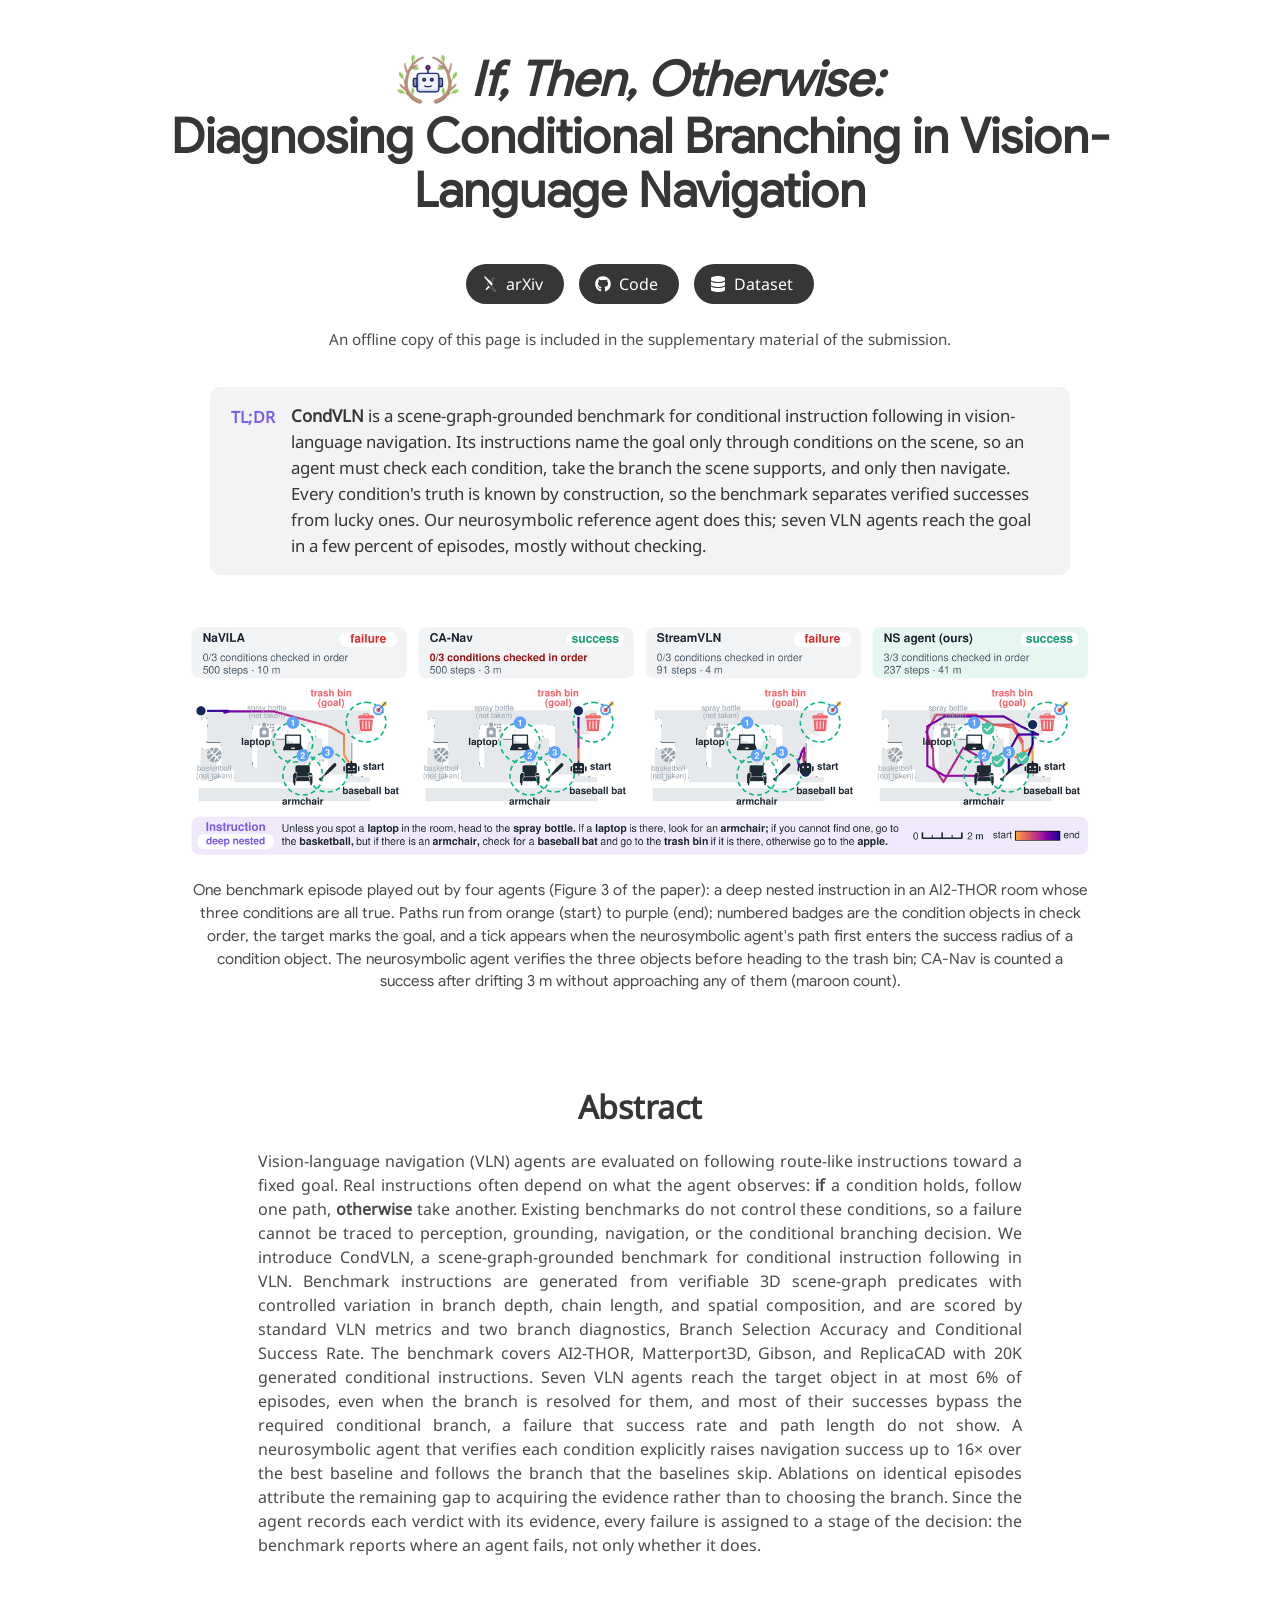
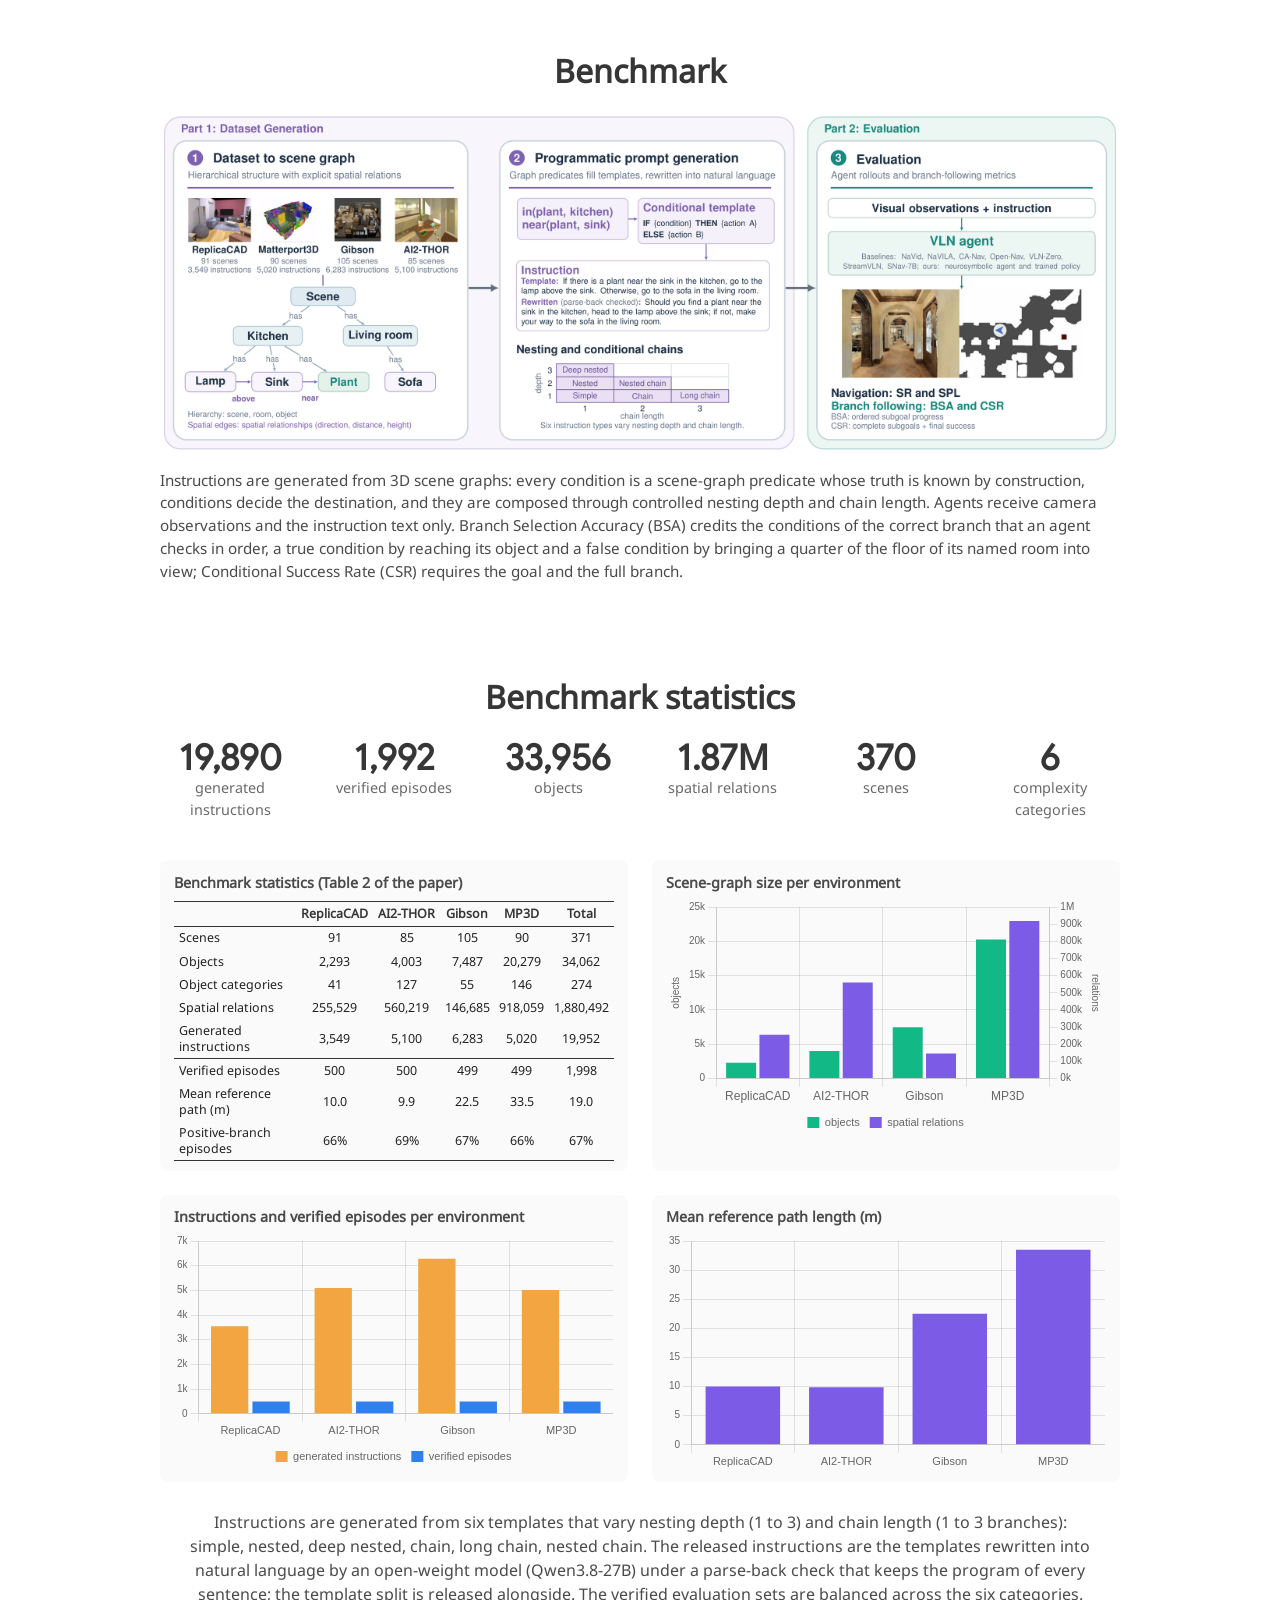
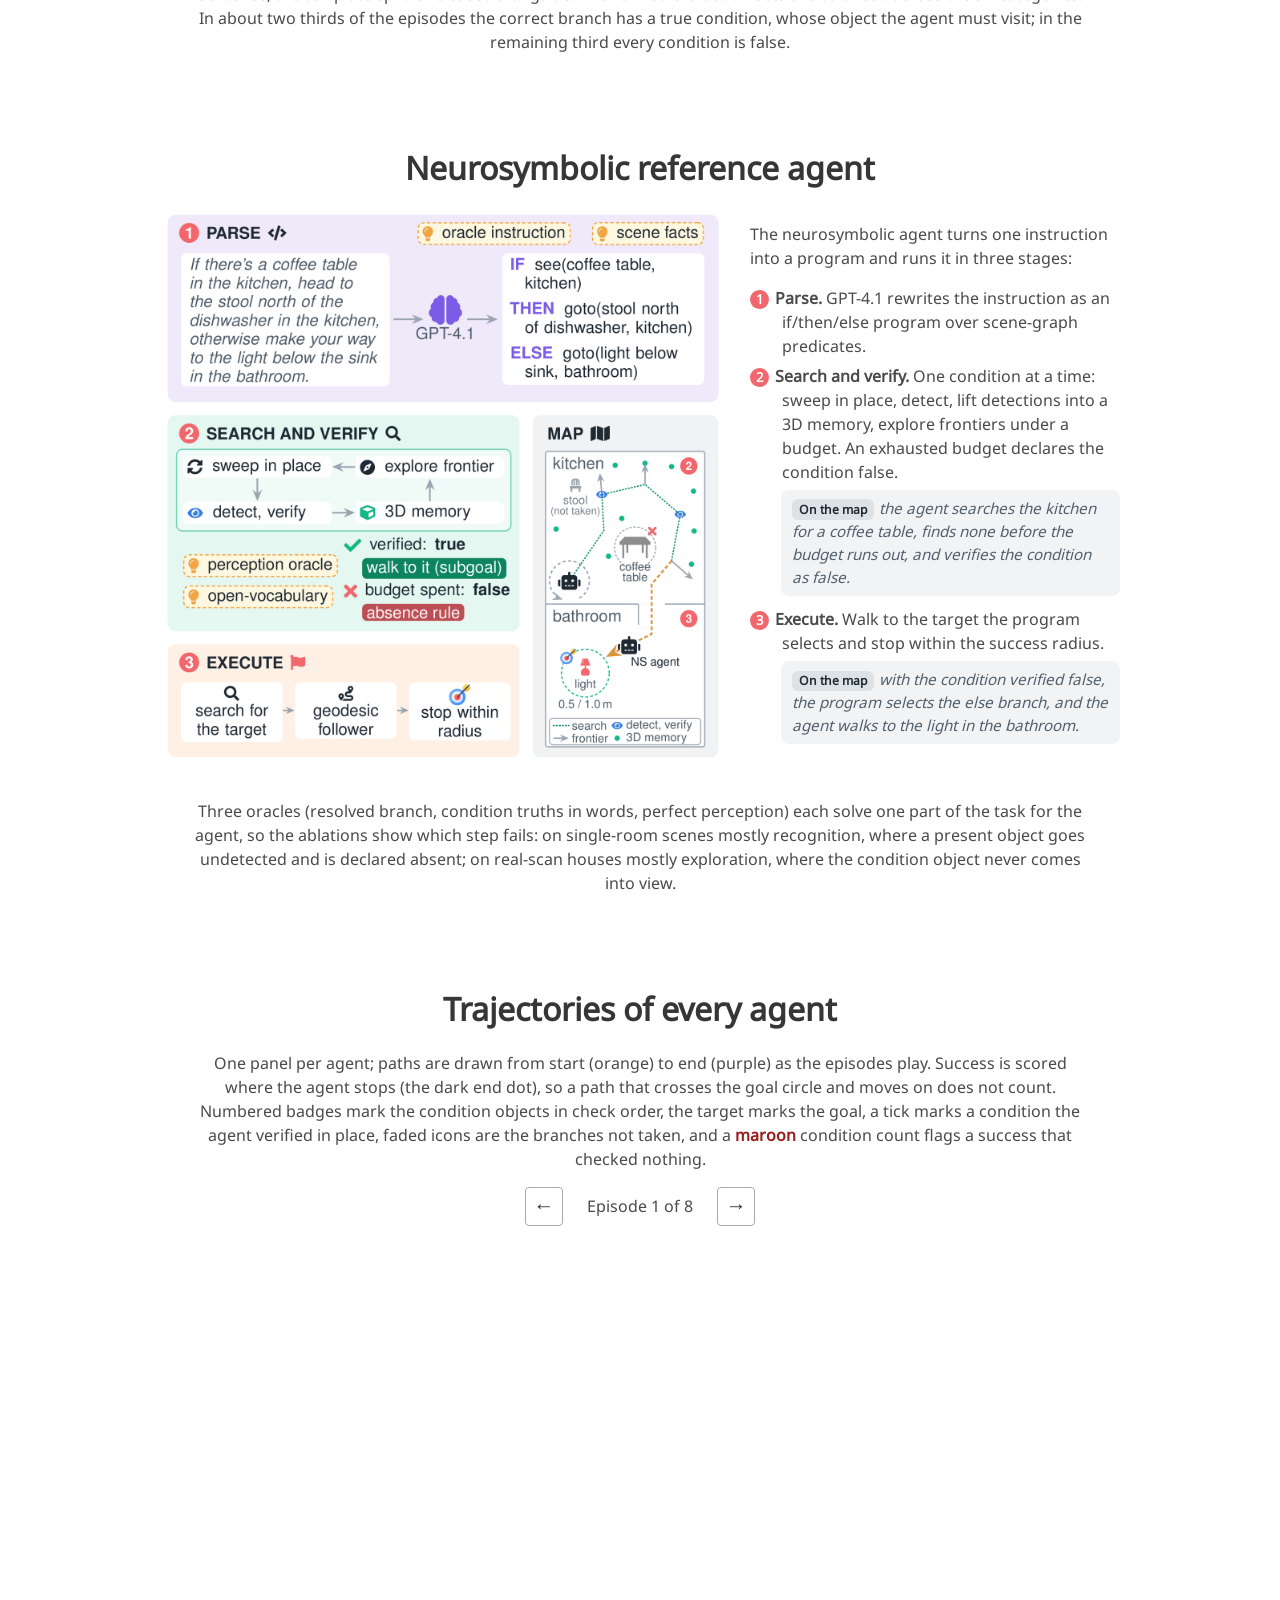
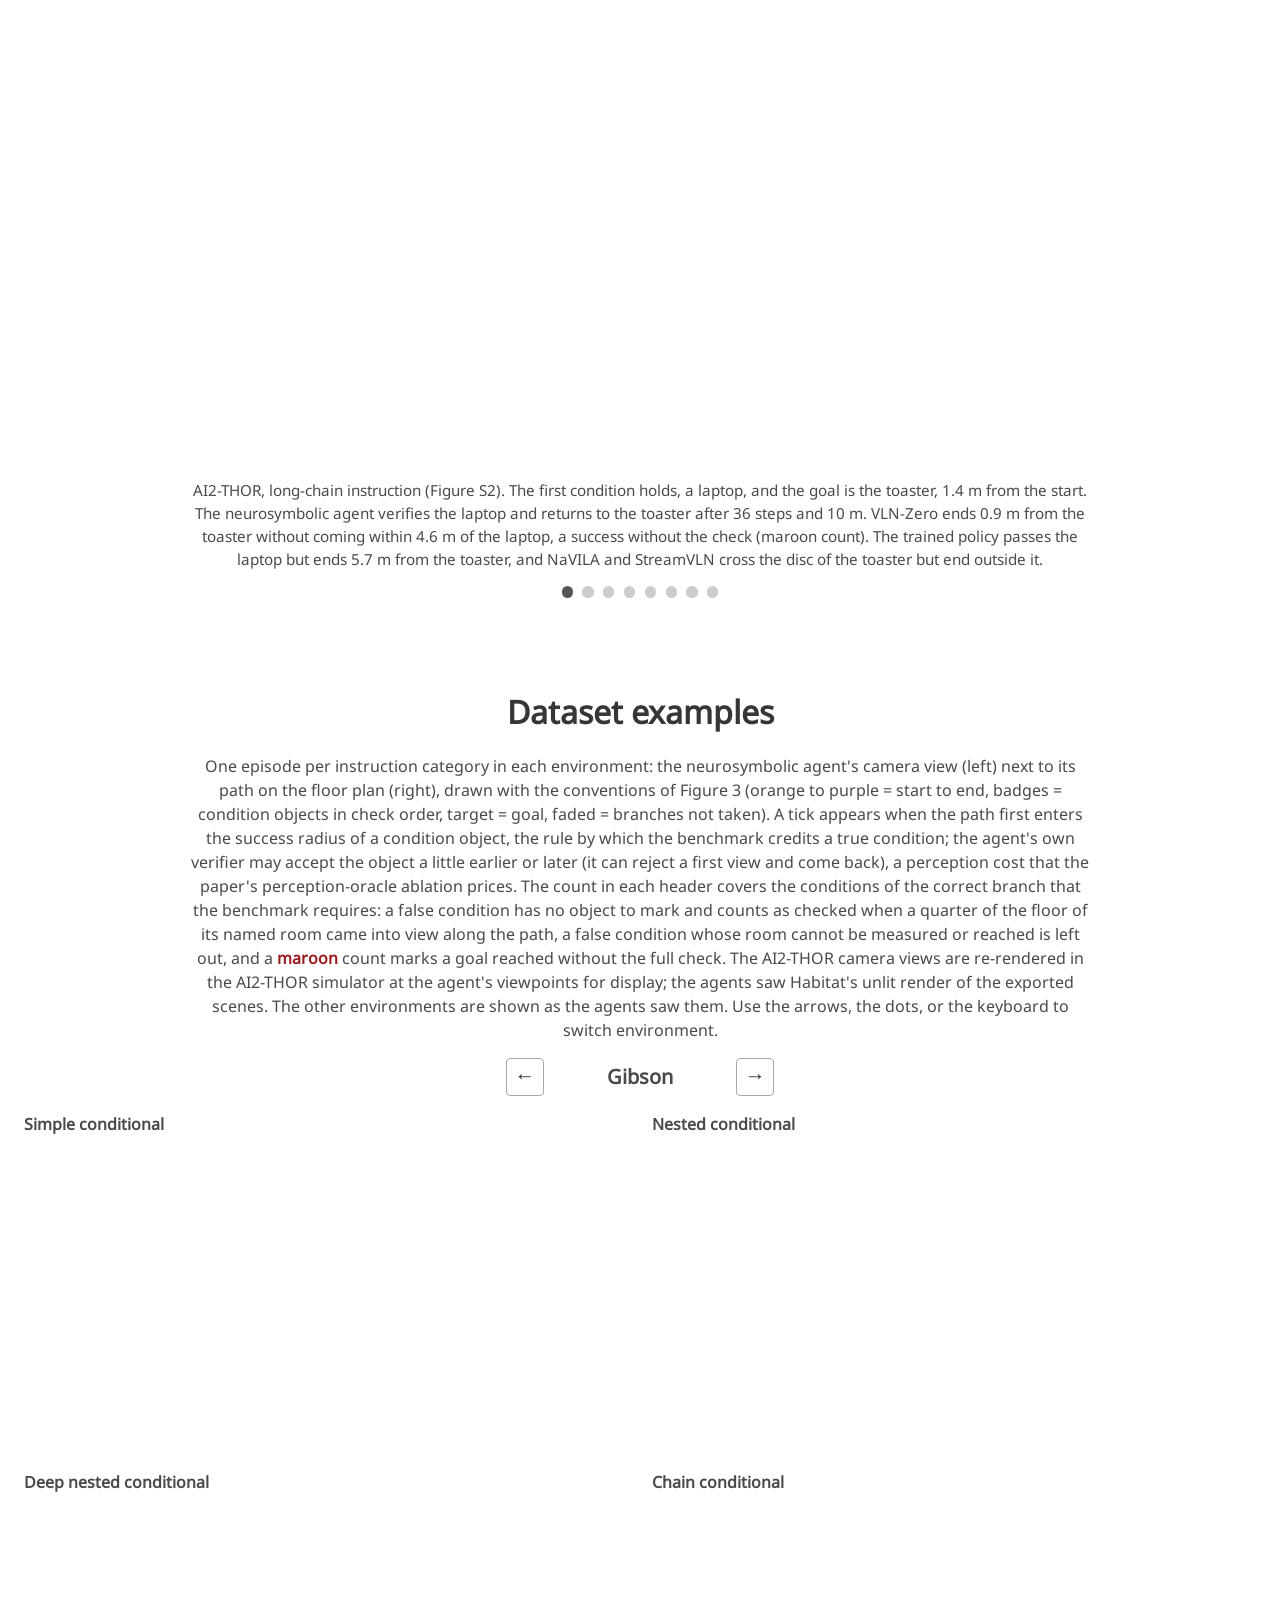
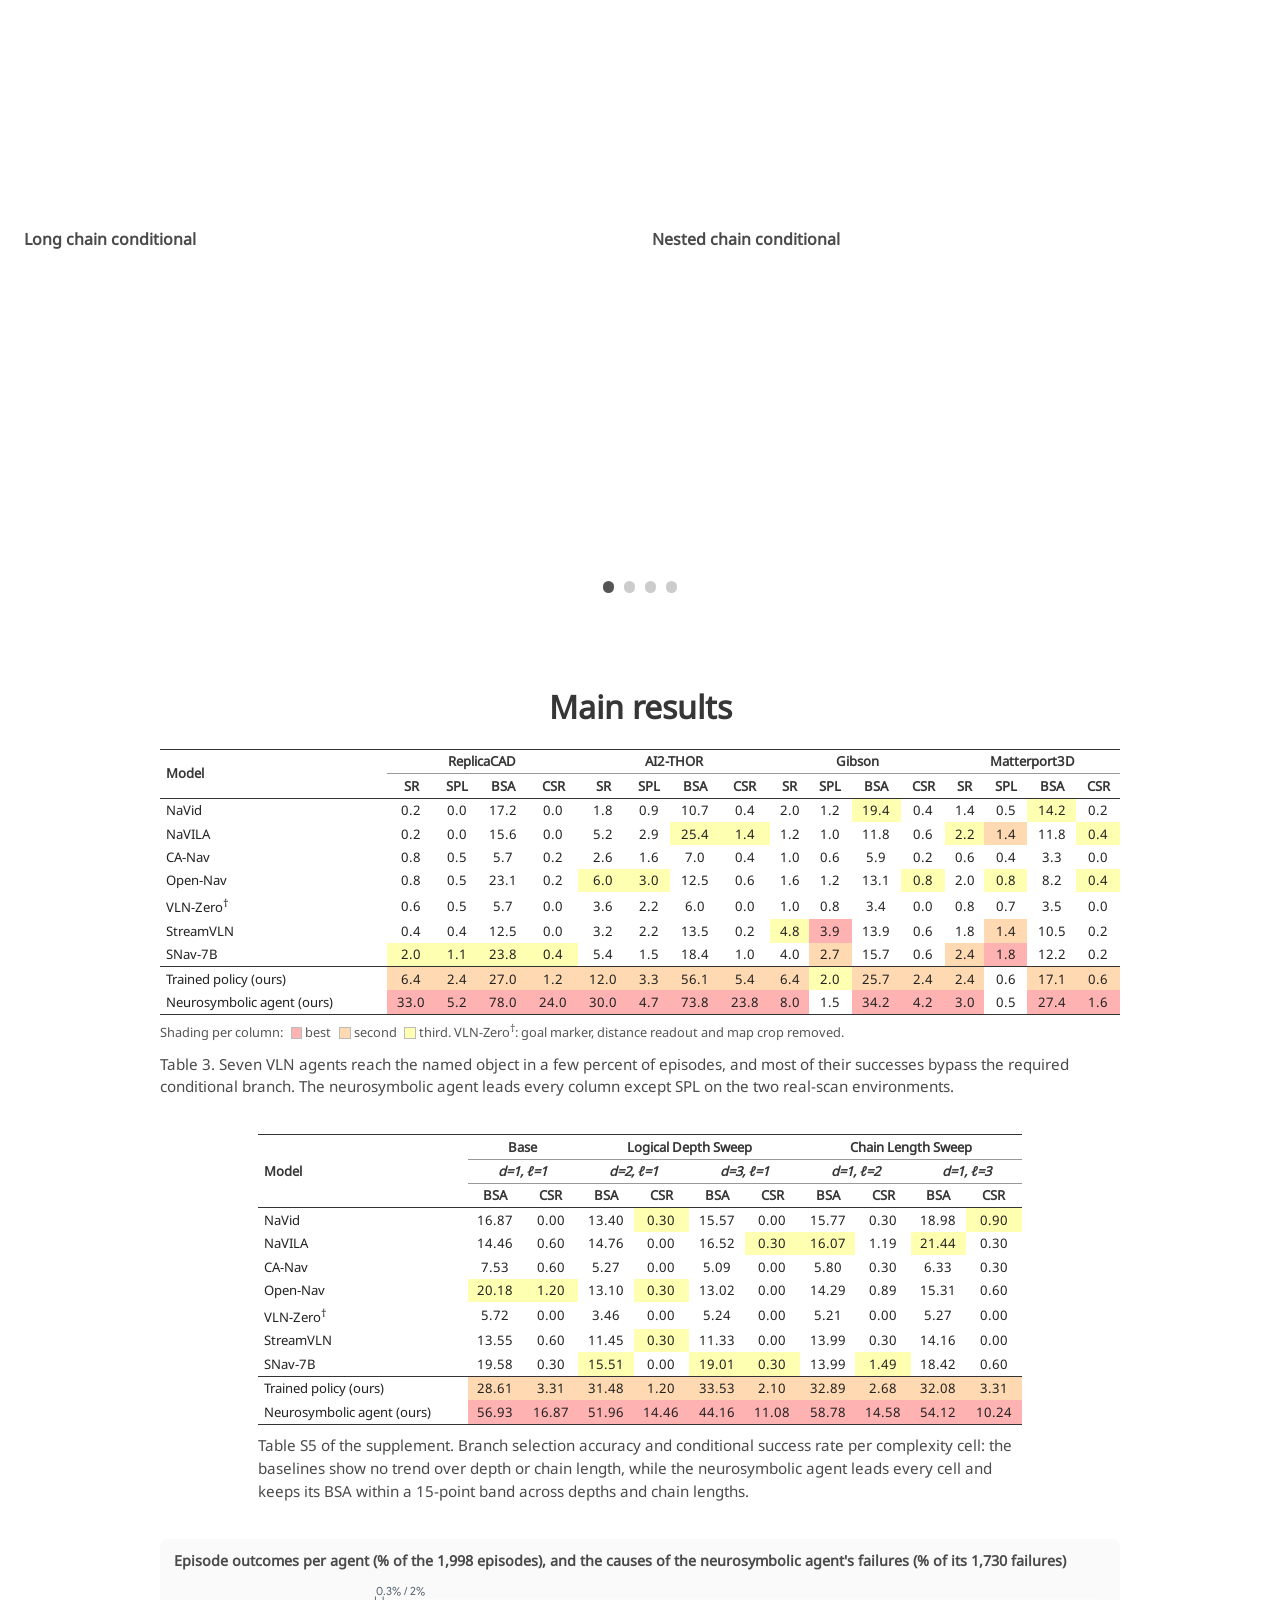
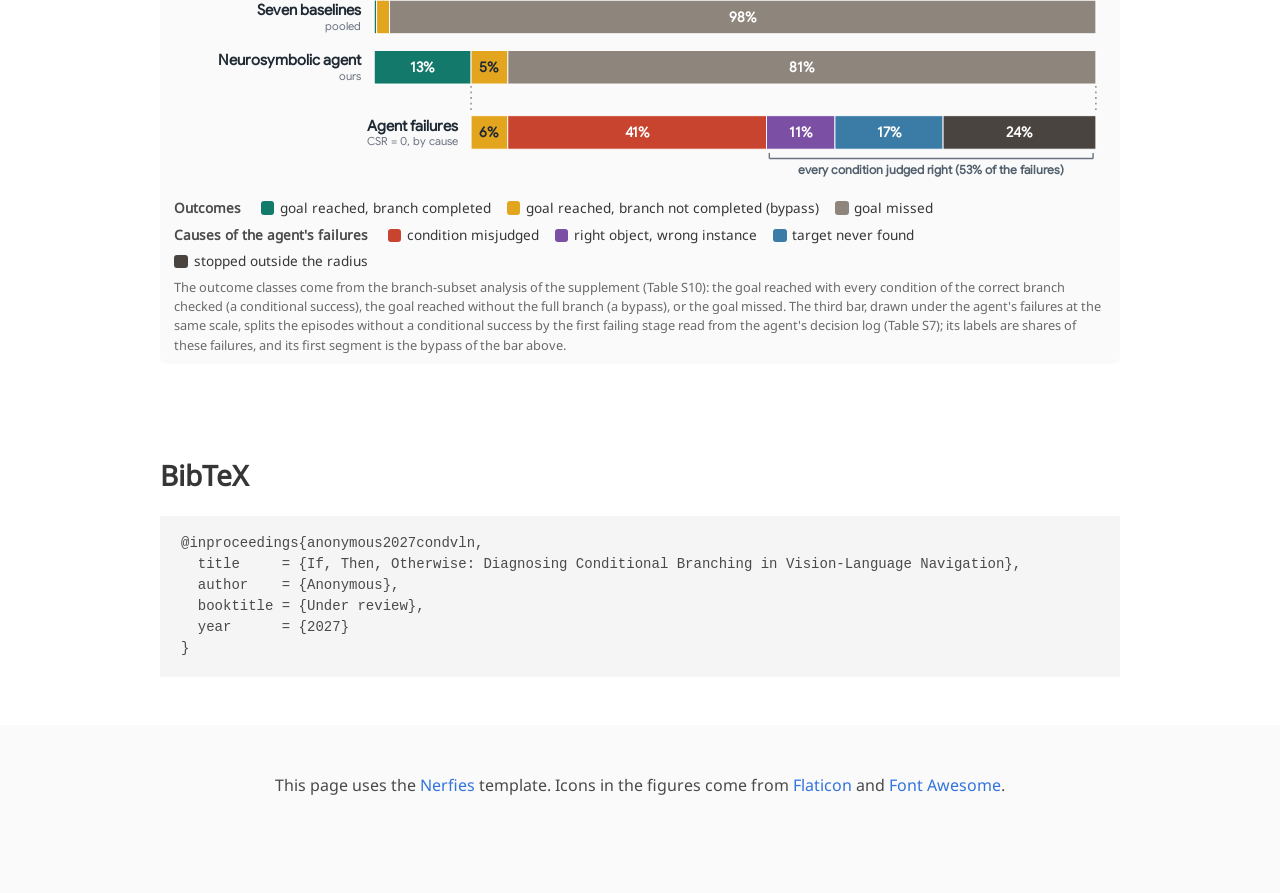
<file: index.html>
<!DOCTYPE html>
<html>
<head>
  <meta charset="utf-8">
  <meta name="description" content="CondVLN: a scene-graph-grounded benchmark and controlled testbed for conditional instruction following in vision-language navigation.">
  <meta name="keywords" content="CondVLN, vision-language navigation, conditional instructions, benchmark">
  <meta name="viewport" content="width=device-width, initial-scale=1">
  <title>If, Then, Otherwise: Diagnosing Conditional Branching in Vision-Language Navigation</title>
  <link href="static/css/fonts-local.css" rel="stylesheet">
  <link rel="stylesheet" href="static/css/bulma.min.css">
  <link rel="stylesheet" href="static/css/academicons.min.css">
  <link rel="stylesheet" href="static/css/index.css">
  <link rel="icon" type="image/png" sizes="256x256" href="static/images/favicon.png?v=1792701872">
  <link rel="icon" type="image/png" sizes="32x32" href="static/images/favicon-32.png?v=1792701872">
  <link rel="apple-touch-icon" sizes="180x180" href="static/images/favicon-180.png?v=1792701872">
  <script src="static/js/jquery.min.js"></script>
  <script defer src="static/js/fontawesome.all.min.js"></script>
  <style>
    .publication-title i { font-style: italic; }
    .traj-media { display: block; width: 100%; height: min(960px, 92vh); object-fit: contain; background: white; }   /* every episode in one box, 960 px tall, so the 3 x 3 figures show at 680 to 1140 px wide */
    @media (max-width: 768px) { .traj-media { height: auto; max-height: 72vh; } .traj-slide .figure-caption { margin-top: 0.3rem; } }   /* phones: no fixed box, so no empty bands above and below the video */
    .publication-links .link-block { display: inline-block; margin: 0.3rem 0.35rem; }
    .supp-note { font-size: 0.95rem; color: #4a4a4a; margin: 0.9rem auto 0; }
    .agent-text p.stage { margin: 0.35rem 0; padding-left: 2em; text-indent: -2em; } .agent-text p.stage-map { margin: 0.3rem 0 0.7rem 2em; padding: 0.5em 0.75em; background: #F1F3F5; border-radius: 8px; color: #52606D; font-size: 0.95em; }
    .map-chip { display: inline-block; background: #DDE2E7; color: #1F2933; font-weight: 600; font-style: normal; font-size: 0.8em; border-radius: 6px; padding: 0.1em 0.55em; margin-right: 0.45em; vertical-align: 0.05em; }   /* same neutral grey as the MAP card in the figure */ .agent-text p.oracles { margin-top: 1.1rem; }
    .stp { display: inline-block; width: 1.45em; height: 1.45em; border-radius: 50%; background: #F2666D; color: #fff; font-weight: 700; font-size: 0.82em; line-height: 1.45em; text-align: center; margin-right: 0.45em; text-indent: 0; }   /* the figure's coral stage badges */
    .tldr { display: flex; gap: 1rem; align-items: flex-start; background: #F1F3F5; border-radius: 10px; padding: 1rem 1.3rem; max-width: 860px; margin: 1.5rem auto 0; text-align: left; }
    .tldr-tag { font-weight: 700; color: #7C5CE6; letter-spacing: 0.02em; white-space: nowrap; margin-top: 0.1rem; } .tldr p { margin: 0; font-size: 1.05rem; line-height: 1.55; color: #363636; }
    .title-icon { height: 1.3em; width: auto; vertical-align: -0.3em; margin-right: 0.25em; }
    .figure-caption { font-size: 0.95rem; color: #4a4a4a; margin-top: 0.6rem; text-align: left; }
    .results-carousel .item { margin: 0 1rem; }
    .maroon { color: #9B1C1C; font-weight: 600; }
    .stat-row .column { min-width: 9rem; } .stat-number { font-size: 2.2rem; font-weight: 700; color: #363636; font-family: "Google Sans", "Noto Sans", sans-serif; line-height: 1.1; } .stat-label { font-size: 0.9rem; color: #6a6a6a; }
    .stat-grid .column { display: flex; } .chart-card { background: #fafafa; border-radius: 8px; padding: 0.7rem 0.9rem 0.6rem; width: 100%; display: flex; flex-direction: column; } .chart-title { font-size: 0.9rem; font-weight: 600; color: #4a4a4a; margin-bottom: 0.3rem; }
    .chart-box { position: relative; height: 240px; } .table-card { justify-content: flex-start; } .table-card .ptable-wrap { margin: 0.2rem 0 auto; } .chart-note { font-size: 0.8rem; color: #6a6a6a; margin-top: 0.4rem; }
    .traj-slide { display: none; } .traj-slide.active { display: block; }
    .traj-slide .figure-caption { max-width: 900px; margin: 0.6rem auto 0; text-align: center; }   /* same width as the paragraph above the viewer */

    .ptable-wrap { overflow-x: auto; width: 100%; }
    .ptable { border-collapse: collapse; width: 100%; font-size: 0.82rem; line-height: 1.25; color: #222; font-family: "Noto Sans", "Google Sans", sans-serif; }
    .ptable tr > th, .ptable tr > td { padding: 0.22rem 0.35rem; text-align: center; white-space: nowrap; border: 0; vertical-align: middle; }
    .ptable tr > th { font-weight: 600; }
    .ptable tr > .lcol { text-align: left; }
    .ptable tr.rule-top > * { border-top: 1.5px solid #333; }
    .ptable tr.head-last > * { border-bottom: 1px solid #333; }
    .ptable tr.rule-mid > * { border-top: 1px solid #333; }
    .ptable tr.rule-bottom > * { border-bottom: 1.5px solid #333; }
    .ptable tr > th.cmid { border-bottom: 1px solid #999; }
    .ptable tr > td.best { background: #FFB2B2; } .ptable tr > td.second { background: #FFD9B2; } .ptable tr > td.third { background: #FFFFB2; }
    .ptable-legend { font-size: 0.8rem; color: #555; margin-top: 0.35rem; } .ptable-legend .sw { display: inline-block; width: 0.9em; height: 0.9em; vertical-align: -0.1em; margin: 0 0.25em 0 0.6em; border: 1px solid #bbb; }
    .ptable.compact { font-size: 0.78rem; } .ptable.compact tr > th, .ptable.compact tr > td { padding: 0.24rem 0.3rem; } .ptable.compact tr > td.lcol { white-space: normal; }

    .traj-dot { width: 0.7rem; height: 0.7rem; border-radius: 50%; background: #ccc; cursor: pointer; display: inline-block; } .traj-dot.active { background: #555; }
  </style>
</head>
<body>
<script>
window.attachSwipe = function (box, slidesFn, indexFn, onSwitch) {
  // drag-following carousel: the current slide follows the finger and the neighbour slides in beside it; release past 18 % of the width switches
  var x0 = null, y0 = null, dx = 0, w = 0, cur = null, nxt = null, dir = 0, horizontal = null, busy = false;
  box.style.overflow = "hidden"; box.style.position = "relative";
  function clear(el) { if (!el) return; el.style.transition = ""; el.style.transform = ""; el.style.opacity = ""; el.style.display = ""; el.style.position = ""; el.style.top = ""; el.style.left = ""; el.style.width = ""; }
  function prep(d) {
    clear(nxt); var slides = slidesFn(), n = slides.length; nxt = slides[(indexFn() + d + n) % n]; dir = d;
    nxt.style.display = "block"; nxt.style.position = "absolute"; nxt.style.top = cur.offsetTop + "px"; nxt.style.left = "0"; nxt.style.width = "100%"; nxt.style.transition = "none"; nxt.style.transform = "translateX(" + (d > 0 ? w : -w) + "px)";
    nxt.querySelectorAll("video[data-src]").forEach(function (v) { if (!v.getAttribute("src")) v.src = v.getAttribute("data-src"); v.play().catch(function () {}); });
  }
  function settle(el, tx, cb) { el.style.transition = "transform 0.25s ease-out"; el.style.transform = "translateX(" + tx + "px)"; if (cb) setTimeout(cb, 260); }
  box.addEventListener("touchstart", function (e) { if (busy) return; x0 = e.touches[0].clientX; y0 = e.touches[0].clientY; dx = 0; dir = 0; nxt = null; horizontal = null; cur = slidesFn()[indexFn()]; w = box.clientWidth; cur.style.transition = "none"; }, { passive: true });
  box.addEventListener("touchmove", function (e) {
    if (x0 === null || busy) return; var mx = e.touches[0].clientX - x0, my = e.touches[0].clientY - y0;
    if (horizontal === null && (Math.abs(mx) > 6 || Math.abs(my) > 6)) horizontal = Math.abs(mx) > Math.abs(my);
    if (!horizontal || mx === 0) return; var d = mx < 0 ? 1 : -1; if (d !== dir) prep(d);
    dx = mx; cur.style.transform = "translateX(" + dx + "px)"; nxt.style.transform = "translateX(" + ((dir > 0 ? w : -w) + dx) + "px)";
  }, { passive: true });
  box.addEventListener("touchend", function () {
    if (x0 === null || busy) return; x0 = null; var c = cur, nx = nxt, d = dir;
    if (!horizontal || !nx) { clear(c); clear(nx); return; }
    busy = true;
    if (Math.abs(dx) > w * 0.18) { settle(c, d > 0 ? -w : w); settle(nx, 0, function () { clear(c); clear(nx); onSwitch(d); busy = false; }); }
    else { settle(c, 0); settle(nx, d > 0 ? w : -w, function () { clear(c); clear(nx); busy = false; }); }
  }, { passive: true });
};
</script>

<section class="hero">
  <div class="hero-body">
    <div class="container is-max-desktop">
      <div class="columns is-centered">
        <div class="column has-text-centered">
          
          <h1 class="title is-1 publication-title"><img src="static/images/favicon-180.png?v=1792701872" alt="" class="title-icon"><i>If, Then, Otherwise:</i><br>Diagnosing Conditional Branching in Vision-Language Navigation</h1>
          
          <div class="column has-text-centered">
            <div class="publication-links"><span class="link-block"><a href="#" class="external-link button is-normal is-rounded is-dark"><span class="icon"><i class="ai ai-arxiv"></i></span><span>arXiv</span></a></span>
<span class="link-block"><a href="https://anonymous.4open.science/r/condvln_bench/README.md" class="external-link button is-normal is-rounded is-dark"><span class="icon"><i class="fab fa-github"></i></span><span>Code</span></a></span>
<span class="link-block"><a href="https://anonymous.4open.science/r/condvln_bench/CondVLN_dataset" class="external-link button is-normal is-rounded is-dark"><span class="icon"><i class="fas fa-database"></i></span><span>Dataset</span></a></span></div>
            <p class="supp-note">An offline copy of this page is included in the supplementary material of the submission.</p>
          </div>
          <div class="hero-summary tldr"><span class="tldr-tag">TL;DR</span>
            <p><span class="has-text-weight-semibold">CondVLN</span> is a scene-graph-grounded benchmark for conditional instruction following in vision-language navigation. Its instructions name the goal only through conditions on the scene, so an agent must check each condition, take the branch the scene supports, and only then navigate. Every condition's truth is known by construction, so the benchmark separates verified successes from lucky ones. Our neurosymbolic reference agent does this; seven VLN agents reach the goal in a few percent of episodes, mostly without checking.</p>
          </div>
        </div>
      </div>
    </div>
  </div>
</section>

<section class="hero teaser">
  <div class="container is-max-desktop">
    <div class="hero-body">
      <video autoplay loop muted playsinline poster="static/images/fig3_trajectories.png" style="width:100%"><source src="static/videos/fig3.mp4" type="video/mp4"></video>
      <p class="figure-caption has-text-centered" style="margin-top:0.8rem; max-width:900px; margin-left:auto; margin-right:auto">
        One benchmark episode played out by four agents (Figure 3 of the paper): a deep nested instruction in an AI2-THOR room whose three conditions are all true. Paths run from orange (start) to purple (end); numbered badges are the condition objects in check order, the target marks the goal, and a tick appears when the neurosymbolic agent's path first enters the success radius of a condition object. The neurosymbolic agent verifies the three objects before heading to the trash bin; CA-Nav is counted a success after drifting 3 m without approaching any of them (maroon count).
      </p>
    </div>
  </div>
</section>

<section class="section">
  <div class="container is-max-desktop">
    <div class="columns is-centered has-text-centered">
      <div class="column is-four-fifths">
        <h2 class="title is-3">Abstract</h2>
        <div class="content has-text-justified"><p>Vision-language navigation (VLN) agents are evaluated on following route-like instructions toward a fixed goal. Real instructions often depend on what the agent observes: <b>if</b> a condition holds, follow one path, <b>otherwise</b> take another. Existing benchmarks do not control these conditions, so a failure cannot be traced to perception, grounding, navigation, or the conditional branching decision. We introduce CondVLN, a scene-graph-grounded benchmark for conditional instruction following in VLN. Benchmark instructions are generated from verifiable 3D scene-graph predicates with controlled variation in branch depth, chain length, and spatial composition, and are scored by standard VLN metrics and two branch diagnostics, Branch Selection Accuracy and Conditional Success Rate. The benchmark covers AI2-THOR, Matterport3D, Gibson, and ReplicaCAD with 20K generated conditional instructions. Seven VLN agents reach the target object in at most 6% of episodes, even when the branch is resolved for them, and most of their successes bypass the required conditional branch, a failure that success rate and path length do not show. A neurosymbolic agent that verifies each condition explicitly raises navigation success up to 16× over the best baseline and follows the branch that the baselines skip. Ablations on identical episodes attribute the remaining gap to acquiring the evidence rather than to choosing the branch. Since the agent records each verdict with its evidence, every failure is assigned to a stage of the decision: the benchmark reports where an agent fails, not only whether it does.</p></div>
      </div>
    </div>
  </div>
</section>

<section class="section">
  <div class="container is-max-desktop">
    <h2 class="title is-3 has-text-centered">Benchmark</h2>
    <video autoplay loop muted playsinline poster="static/images/fig1_framework.png" style="width:100%"><source src="static/videos/fig1_framework.mp4" type="video/mp4"><img src="static/images/fig1_framework.png" alt="CondVLN framework" style="width:100%"></video>
    <p class="figure-caption">Instructions are generated from 3D scene graphs: every condition is a scene-graph predicate whose truth is known by construction, conditions decide the destination, and they are composed through controlled nesting depth and chain length. Agents receive camera observations and the instruction text only. Branch Selection Accuracy (BSA) credits the conditions of the correct branch that an agent checks in order, a true condition by reaching its object and a false condition by bringing a quarter of the floor of its named room into view; Conditional Success Rate (CSR) requires the goal and the full branch.</p>
  </div>
</section>

<section class="section" id="stats">
  <div class="container is-max-desktop">
    <h2 class="title is-3 has-text-centered">Benchmark statistics</h2>
    <div class="columns is-multiline is-mobile stat-row"><div class="column has-text-centered"><p class="stat-number" data-target="19,952">0</p><p class="stat-label">generated instructions</p></div><div class="column has-text-centered"><p class="stat-number" data-target="1,998">0</p><p class="stat-label">verified episodes</p></div><div class="column has-text-centered"><p class="stat-number" data-target="34,062">0</p><p class="stat-label">objects</p></div><div class="column has-text-centered"><p class="stat-number" data-target="1.88M">0</p><p class="stat-label">spatial relations</p></div><div class="column has-text-centered"><p class="stat-number" data-target="371">0</p><p class="stat-label">scenes</p></div><div class="column has-text-centered"><p class="stat-number" data-target="6">0</p><p class="stat-label">complexity categories</p></div></div>
    <div class="columns is-multiline stat-grid" style="margin-top:1rem">
      <div class="column is-half"><div class="chart-card table-card"><p class="chart-title">Benchmark statistics (Table 2 of the paper)</p><div class="ptable-wrap"><table class="ptable compact">
<tr class="rule-top head-last"><th class="lcol">&nbsp;</th><th>ReplicaCAD</th><th>AI2-THOR</th><th>Gibson</th><th>MP3D</th><th>Total</th></tr>
<tr class="rule-mid"><td class="lcol">Scenes</td><td>91</td><td>85</td><td>105</td><td>90</td><td>371</td></tr>
<tr><td class="lcol">Objects</td><td>2,293</td><td>4,003</td><td>7,487</td><td>20,279</td><td>34,062</td></tr>
<tr><td class="lcol">Object categories</td><td>41</td><td>127</td><td>55</td><td>146</td><td>274</td></tr>
<tr><td class="lcol">Spatial relations</td><td>255,529</td><td>560,219</td><td>146,685</td><td>918,059</td><td>1,880,492</td></tr>
<tr><td class="lcol">Generated instructions</td><td>3,549</td><td>5,100</td><td>6,283</td><td>5,020</td><td>19,952</td></tr>
<tr class="rule-mid"><td class="lcol">Verified episodes</td><td>500</td><td>500</td><td>499</td><td>499</td><td>1,998</td></tr>
<tr><td class="lcol">Mean reference path (m)</td><td>10.0</td><td>9.9</td><td>22.5</td><td>33.5</td><td>19.0</td></tr>
<tr class="rule-bottom"><td class="lcol">Positive-branch episodes</td><td>66%</td><td>69%</td><td>67%</td><td>66%</td><td>67%</td></tr>
</table></div></div></div>
      <div class="column is-half"><div class="chart-card"><p class="chart-title">Scene-graph size per environment</p><div class="chart-box"><canvas id="chart-graph"></canvas></div></div></div>
      <div class="column is-half"><div class="chart-card"><p class="chart-title">Instructions and verified episodes per environment</p><div class="chart-box"><canvas id="chart-episodes"></canvas></div></div></div>
      <div class="column is-half"><div class="chart-card"><p class="chart-title">Mean reference path length (m)</p><div class="chart-box"><canvas id="chart-path"></canvas></div></div></div>
    </div>
    <p class="content has-text-centered" style="max-width:900px;margin:1rem auto 0">Instructions are generated from six templates that vary nesting depth (1 to 3) and chain length (1 to 3 branches): simple, nested, deep nested, chain, long chain, nested chain. The released instructions are the templates rewritten into natural language by an open-weight model (Qwen3.8-27B) under a parse-back check that keeps the program of every sentence; the template split is released alongside. The verified evaluation sets are balanced across the six categories. In about two thirds of the episodes the correct branch has a true condition, whose object the agent must visit; in the remaining third every condition is false.</p>
  </div>
</section>
<script src="static/js/chart.umd.min.js"></script>
<script>
(function () {
  var S = {'envs': ['ReplicaCAD', 'AI2-THOR', 'Gibson', 'MP3D'], 'scenes': [91, 85, 105, 90], 'objects': [2293, 4003, 7487, 20279], 'categories': [41, 127, 55, 146], 'relations': [255529, 560219, 146685, 918059], 'instructions': [3549, 5100, 6283, 5020], 'episodes': [500, 500, 499, 499], 'path_m': [10.0, 9.9, 22.5, 33.5], 'subgoal_pct': [66, 69, 67, 66]};
  var palette = ["#F2A541", "#12B886", "#2F80ED", "#7C5CE6"];
  function bar(id, datasets, opts) {
    var ctx = document.getElementById(id); if (!ctx || !window.Chart) return null;
    return new Chart(ctx, { type: "bar", data: { labels: S.envs, datasets: datasets }, options: Object.assign({
      responsive: true, maintainAspectRatio: false, animation: { duration: 1400, easing: "easeOutQuart" }, plugins: { legend: { position: "bottom", labels: { boxWidth: 12, font: { size: 11 } } } },
      scales: { y: { beginAtZero: true, ticks: { font: { size: 10 }, callback: function (v) { return v >= 1000000 ? (v / 1000000) + "M" : v >= 1000 ? (v / 1000) + "k" : v; } } }, x: { ticks: { font: { size: 11 } } } }
    }, opts || {}) });
  }
  var runId = 0;
  var charts = [];   // rebuilt on every entry so the animation replays each time the section scrolls into view
  function startCharts() {
    charts.forEach(function (c) { if (c) c.destroy(); }); charts = [];
    charts.push(bar("chart-graph", [ { label: "objects", data: S.objects, backgroundColor: palette[1] }, { label: "spatial relations", data: S.relations, backgroundColor: palette[3], yAxisID: "y2" } ],
        { scales: { y: { beginAtZero: true, position: "left", title: { display: true, text: "objects", font: { size: 10 } }, ticks: { font: { size: 10 }, callback: function (v) { return v >= 1000 ? (v / 1000) + "k" : v; } } },
                      y2: { beginAtZero: true, position: "right", grid: { drawOnChartArea: false }, title: { display: true, text: "relations", font: { size: 10 } }, ticks: { font: { size: 10 }, callback: function (v) { return v >= 1000000 ? (v / 1000000) + "M" : (v / 1000) + "k"; } } } } }));
    charts.push(bar("chart-episodes", [ { label: "generated instructions", data: S.instructions, backgroundColor: palette[0] }, { label: "verified episodes", data: S.episodes, backgroundColor: palette[2] } ]));
    charts.push(bar("chart-path", [ { label: "mean reference path (m)", data: S.path_m, backgroundColor: palette[3] } ], { plugins: { legend: { display: false } } }));
    var run = ++runId;
    document.querySelectorAll(".stat-number").forEach(function (el) {
      var target = el.getAttribute("data-target"), m = target.match(/^([\d.,]+)(M?)$/); if (!m) { el.textContent = target; return; }
      var num = parseFloat(m[1].replace(/,/g, "")), suffix = m[2], dec = (m[1].split(".")[1] || "").length, t0 = null;
      function step(ts) { if (run !== runId) return; if (!t0) t0 = ts; var p = Math.min(1, (ts - t0) / 1600); var e = 1 - Math.pow(1 - p, 3); var v = num * e;
        el.textContent = (dec ? v.toFixed(dec) : Math.round(v).toLocaleString("en-US")) + suffix; if (p < 1) requestAnimationFrame(step); else el.textContent = target; }
      requestAnimationFrame(step);
    });
  }
  var sec = document.getElementById("stats");
  if ("IntersectionObserver" in window) { new IntersectionObserver(function (es) { es.forEach(function (e) { if (e.isIntersecting) startCharts(); }); }, { threshold: 0.25 }).observe(sec); } else startCharts();
})();
</script>

<section class="section">
  <div class="container is-max-desktop">
    <h2 class="title is-3 has-text-centered">Neurosymbolic reference agent</h2>
    <div class="columns is-centered is-vcentered">
      <div class="column is-three-fifths"><video autoplay loop muted playsinline poster="static/images/fig2_agent.png" style="width:100%"><source src="static/videos/fig2_agent.mp4" type="video/mp4"><img src="static/gifs/fig2_agent.gif" alt="Neurosymbolic agent" style="width:100%"></video></div>
      <div class="column is-two-fifths content has-text-left agent-text">
        <p>The neurosymbolic agent turns one instruction into a program and runs it in three stages:</p>
        <p class="stage"><span class="stp">1</span><b>Parse.</b> GPT-4.1 rewrites the instruction as an if/then/else program over scene-graph predicates.</p>
        <p class="stage"><span class="stp">2</span><b>Search and verify.</b> One condition at a time: sweep in place, detect, lift detections into a 3D memory, explore frontiers under a budget. An exhausted budget declares the condition false.</p>
        <p class="stage-map"><span class="map-chip">On the map</span><i>the agent searches the kitchen for a coffee table, finds none before the budget runs out, and verifies the condition as false.</i></p>
        <p class="stage"><span class="stp">3</span><b>Execute.</b> Walk to the target the program selects and stop within the success radius.</p>
        <p class="stage-map"><span class="map-chip">On the map</span><i>with the condition verified false, the program selects the else branch, and the agent walks to the light in the bathroom.</i></p>
      </div>
    </div>
    <p class="content oracles has-text-centered" style="max-width:900px;margin:1.2rem auto 0">Three oracles (resolved branch, condition truths in words, perfect perception) each solve one part of the task for the agent, so the ablations show which step fails: on single-room scenes mostly recognition, where a present object goes undetected and is declared absent; on real-scan houses mostly exploration, where the condition object never comes into view.</p>
  </div>
</section>

<section class="section">
  <div class="container" style="max-width: 1400px">
    <h2 class="title is-3 has-text-centered">Trajectories of every agent</h2>
    <p class="content has-text-centered" style="max-width:900px;margin:0 auto 1rem">One panel per agent; paths are drawn from start (orange) to end (purple) as the episodes play. Success is scored where the agent stops (the dark end dot), so a path that crosses the goal circle and moves on does not count. Numbered badges mark the condition objects in check order, the target marks the goal, a tick marks a condition the agent verified in place, faded icons are the branches not taken, and a <span class="maroon">maroon</span> condition count flags a success that checked nothing.</p>
    <div id="traj-viewer">
      <div class="gif-gallery-nav"><button id="traj-prev" aria-label="Previous episode">&#8592;</button><span id="traj-label">Episode 1 of 8</span><button id="traj-next" aria-label="Next episode">&#8594;</button></div>
      <div class="traj-slide" data-index="0"><video loop muted playsinline preload="none" class="traj-media" data-src="static/videos/S1_ai2thor247.mp4"></video><p class="figure-caption">AI2-THOR, long-chain instruction (Figure S2). The first condition holds, a laptop, and the goal is the toaster, 1.4 m from the start. The neurosymbolic agent verifies the laptop and returns to the toaster after 36 steps and 10 m. VLN-Zero ends 0.9 m from the toaster without coming within 4.6 m of the laptop, a success without the check (maroon count). The trained policy passes the laptop but ends 5.7 m from the toaster, and NaVILA and StreamVLN cross the disc of the toaster but end outside it.</p></div><div class="traj-slide" data-index="1"><video loop muted playsinline preload="none" class="traj-media" data-src="static/videos/S2_ai2thor100.mp4"></video><p class="figure-caption">AI2-THOR, deep nested instruction (Figure 3, Figure S3). All three conditions hold and the trash bin lies 2.7 m from the start: CA-Nav is counted a success after drifting 3 m over the whole budget without approaching the laptop, the armchair or the baseball bat (maroon count); the neurosymbolic agent verifies the three objects in order and reaches the bin after 41 m; the trained policy also gets there, after 195 m of wandering.</p></div><div class="traj-slide" data-index="2"><video loop muted playsinline preload="none" class="traj-media" data-src="static/videos/S3_ai2thor343.mp4"></video><p class="figure-caption">AI2-THOR, nested instruction (Figure S4). Both conditions hold; only the neurosymbolic agent verifies the dining table and the refrigerator in place and reaches the alarm clock, after 27 m. The trained policy passes both objects but turns away and ends far from the goal.</p></div><div class="traj-slide" data-index="3"><video loop muted playsinline preload="none" class="traj-media" data-src="static/videos/S4_gibson38.mp4"></video><p class="figure-caption">Gibson house, chain instruction (Figure S5). The first condition is a spatial relation (a toilet north-east of and above a cup): the neurosymbolic agent verifies the toilet and reaches the bed after 16 m; the trained policy also reaches the bed, but without entering the toilet's radius (maroon count); every baseline fails.</p></div><div class="traj-slide" data-index="4"><video loop muted playsinline preload="none" class="traj-media" data-src="static/videos/S5_gibson483.mp4"></video><p class="figure-caption">Gibson house, simple instruction (Figure S6). The condition is false: there is no skateboard in the bathroom, and the goal is therefore the toilet, 6.3 m from the start. The count rises when a quarter of the bathroom floor has come into view. The neurosymbolic agent searches the bathroom, declares the skateboard absent and stops at the toilet after 259 steps and 37 m, with 52% covered. The trained policy also completes the branch, after 44 m with 26% covered. Every baseline fails: NaVid stops 1.3 m from the toilet with 21% covered.</p></div><div class="traj-slide" data-index="5"><video loop muted playsinline preload="none" class="traj-media" data-src="static/videos/S6_replicacad242.mp4"></video><p class="figure-caption">ReplicaCAD apartment, long-chain instruction (Figure S7). The first condition holds, a sofa, and the goal is therefore the bicycle, 6.3 m from the start. The neurosymbolic agent verifies the sofa and reaches the bicycle after 93 steps and 30 m. Every other agent fails, and none enters the radius of the sofa: SNav-7B and Open-Nav stop 1.2 and 1.9 m from the bicycle, outside its 0.5 m radius, the trained policy crosses the disc of the bicycle and ends 5.2 m from it, and NaVid does not move.</p></div><div class="traj-slide" data-index="6"><video loop muted playsinline preload="none" class="traj-media" data-src="static/videos/S7_mp3d268.mp4"></video><p class="figure-caption">Matterport3D house, nested-chain instruction (Figure S8). Both conditions of the correct branch are false (no sink in the living room, no coffee table in the hallway), and the goal is the curtain in the kitchen, 1.7 m from the start. The neurosymbolic agent searches both rooms first and only then stops at the curtain, after 449 steps and 67 m, with 50 and 51% of their floors covered against the quarter required. Every other agent fails: NaVid and the trained policy cover 43 and 52% of the living room but 1 and 0% of the hallway.</p></div><div class="traj-slide" data-index="7"><video loop muted playsinline preload="none" class="traj-media" data-src="static/videos/S8_mp3d13.mp4"></video><p class="figure-caption">Matterport3D house, chain instruction (Figure S9). Both conditions are false (no coat rack in the bathroom, no kitchen island in the kitchen), and the goal is the towel, 4.8 m from the start. The bathroom has too little free floor to be measured, and the count covers the kitchen condition only. The neurosymbolic agent covers 45% of the kitchen floor and stops at the towel after 370 steps and 56 m. NaVid, CA-Nav and VLN-Zero reach the towel with 17, 4 and 4% covered, against the quarter required: three successes without the check (maroon counts).</p></div>
      <div class="gif-gallery-dots"><span class="traj-dot active" data-dot="0"></span><span class="traj-dot" data-dot="1"></span><span class="traj-dot" data-dot="2"></span><span class="traj-dot" data-dot="3"></span><span class="traj-dot" data-dot="4"></span><span class="traj-dot" data-dot="5"></span><span class="traj-dot" data-dot="6"></span><span class="traj-dot" data-dot="7"></span></div>
    </div>
    <script>
    (function () {
      var n = 8, cur = 0, slides = document.querySelectorAll(".traj-slide"), dots = document.querySelectorAll(".traj-dot"), label = document.getElementById("traj-label");
      function show(i) { var pv = slides[cur].querySelector("video"); if (pv) pv.pause(); slides[cur].classList.remove("active"); dots[cur].classList.remove("active"); cur = (i + n) % n; slides[cur].classList.add("active"); dots[cur].classList.add("active"); label.textContent = "Episode " + (cur + 1) + " of " + n; var v = slides[cur].querySelector("video"); if (v) { if (!v.getAttribute("src")) v.src = v.getAttribute("data-src"); v.currentTime = 0; v.play().catch(function () {}); }
        [slides[(cur + 1) % n], slides[(cur + n - 1) % n]].forEach(function (sl) { var nv = sl.querySelector("video[data-src]"); if (nv && !nv.getAttribute("src")) { nv.preload = "auto"; nv.src = nv.getAttribute("data-src"); nv.load(); } }); }
      attachSwipe(document.getElementById("traj-viewer"), function () { return slides; }, function () { return cur; }, function (dir) { show(cur + dir); });   // drag-following swipe on touch screens
      document.getElementById("traj-prev").addEventListener("click", function () { show(cur - 1); });
      document.getElementById("traj-next").addEventListener("click", function () { show(cur + 1); });
      dots.forEach(function (d) { d.addEventListener("click", function () { show(parseInt(d.getAttribute("data-dot"))); }); });
      show(0);
    })();
    </script>
  </div>
</section>

<section class="section" id="gif-gallery-section">
  <div class="container" style="max-width: 1400px">
    <h2 class="title is-3 has-text-centered">Dataset examples</h2>
    <p class="content has-text-centered" style="max-width:900px;margin:0 auto 1rem">One episode per instruction category in each environment: the neurosymbolic agent's camera view (left) next to its path on the floor plan (right), drawn with the conventions of Figure 3 (orange to purple = start to end, badges = condition objects in check order, target = goal, faded = branches not taken). A tick appears when the path first enters the success radius of a condition object, the rule by which the benchmark credits a true condition; the agent's own verifier may accept the object a little earlier or later (it can reject a first view and come back), a perception cost that the paper's perception-oracle ablation prices. The count in each header covers the conditions of the correct branch that the benchmark requires: a false condition has no object to mark and counts as checked when a quarter of the floor of its named room came into view along the path, a false condition whose room cannot be measured or reached is left out, and a <span class="maroon">maroon</span> count marks a goal reached without the full check. The AI2-THOR camera views are re-rendered in the AI2-THOR simulator at the agent's viewpoints for display; the agents saw Habitat's unlit render of the exported scenes. The other environments are shown as the agents saw them. Use the arrows, the dots, or the keyboard to switch environment.</p>
    <div id="gif-gallery">
      <div class="gif-gallery-nav"><button id="gallery-prev" aria-label="Previous environment">&#8592;</button><span id="gallery-label">Gibson</span><button id="gallery-next" aria-label="Next environment">&#8594;</button></div>
      <div id="gallery-slides-wrapper"><div class="gallery-slide" data-index="0"><div class="gif-grid"><div class="gif-cell"><p class="gif-label">Simple conditional</p><video loop muted playsinline preload="none" data-src="static/videos/gallery/gibson_simple_conditional.mp4" style="width:100%"></video></div><div class="gif-cell"><p class="gif-label">Nested conditional</p><video loop muted playsinline preload="none" data-src="static/videos/gallery/gibson_nested_conditional.mp4" style="width:100%"></video></div><div class="gif-cell"><p class="gif-label">Deep nested conditional</p><video loop muted playsinline preload="none" data-src="static/videos/gallery/gibson_deep_nested_conditional.mp4" style="width:100%"></video></div><div class="gif-cell"><p class="gif-label">Chain conditional</p><video loop muted playsinline preload="none" data-src="static/videos/gallery/gibson_chain_conditional.mp4" style="width:100%"></video></div><div class="gif-cell"><p class="gif-label">Long chain conditional</p><video loop muted playsinline preload="none" data-src="static/videos/gallery/gibson_long_chain_conditional.mp4" style="width:100%"></video></div><div class="gif-cell"><p class="gif-label">Nested chain conditional</p><video loop muted playsinline preload="none" data-src="static/videos/gallery/gibson_nested_chain_conditional.mp4" style="width:100%"></video></div></div></div><div class="gallery-slide" data-index="1"><div class="gif-grid"><div class="gif-cell"><p class="gif-label">Simple conditional</p><video loop muted playsinline preload="none" data-src="static/videos/gallery/mp3d_simple_conditional.mp4" style="width:100%"></video></div><div class="gif-cell"><p class="gif-label">Nested conditional</p><video loop muted playsinline preload="none" data-src="static/videos/gallery/mp3d_nested_conditional.mp4" style="width:100%"></video></div><div class="gif-cell"><p class="gif-label">Deep nested conditional</p><video loop muted playsinline preload="none" data-src="static/videos/gallery/mp3d_deep_nested_conditional.mp4" style="width:100%"></video></div><div class="gif-cell"><p class="gif-label">Chain conditional</p><video loop muted playsinline preload="none" data-src="static/videos/gallery/mp3d_chain_conditional.mp4" style="width:100%"></video></div><div class="gif-cell"><p class="gif-label">Long chain conditional</p><video loop muted playsinline preload="none" data-src="static/videos/gallery/mp3d_long_chain_conditional.mp4" style="width:100%"></video></div><div class="gif-cell"><p class="gif-label">Nested chain conditional</p><video loop muted playsinline preload="none" data-src="static/videos/gallery/mp3d_nested_chain_conditional.mp4" style="width:100%"></video></div></div></div><div class="gallery-slide" data-index="2"><div class="gif-grid"><div class="gif-cell"><p class="gif-label">Simple conditional</p><video loop muted playsinline preload="none" data-src="static/videos/gallery/ai2thor_simple_conditional.mp4" style="width:100%"></video></div><div class="gif-cell"><p class="gif-label">Nested conditional</p><video loop muted playsinline preload="none" data-src="static/videos/gallery/ai2thor_nested_conditional.mp4" style="width:100%"></video></div><div class="gif-cell"><p class="gif-label">Deep nested conditional</p><video loop muted playsinline preload="none" data-src="static/videos/gallery/ai2thor_deep_nested_conditional.mp4" style="width:100%"></video></div><div class="gif-cell"><p class="gif-label">Chain conditional</p><video loop muted playsinline preload="none" data-src="static/videos/gallery/ai2thor_chain_conditional.mp4" style="width:100%"></video></div><div class="gif-cell"><p class="gif-label">Long chain conditional</p><video loop muted playsinline preload="none" data-src="static/videos/gallery/ai2thor_long_chain_conditional.mp4" style="width:100%"></video></div><div class="gif-cell"><p class="gif-label">Nested chain conditional</p><video loop muted playsinline preload="none" data-src="static/videos/gallery/ai2thor_nested_chain_conditional.mp4" style="width:100%"></video></div></div></div><div class="gallery-slide" data-index="3"><div class="gif-grid"><div class="gif-cell"><p class="gif-label">Simple conditional</p><video loop muted playsinline preload="none" data-src="static/videos/gallery/replicacad_simple_conditional.mp4" style="width:100%"></video></div><div class="gif-cell"><p class="gif-label">Nested conditional</p><video loop muted playsinline preload="none" data-src="static/videos/gallery/replicacad_nested_conditional.mp4" style="width:100%"></video></div><div class="gif-cell"><p class="gif-label">Deep nested conditional</p><video loop muted playsinline preload="none" data-src="static/videos/gallery/replicacad_deep_nested_conditional.mp4" style="width:100%"></video></div><div class="gif-cell"><p class="gif-label">Chain conditional</p><video loop muted playsinline preload="none" data-src="static/videos/gallery/replicacad_chain_conditional.mp4" style="width:100%"></video></div><div class="gif-cell"><p class="gif-label">Long chain conditional</p><video loop muted playsinline preload="none" data-src="static/videos/gallery/replicacad_long_chain_conditional.mp4" style="width:100%"></video></div><div class="gif-cell"><p class="gif-label">Nested chain conditional</p><video loop muted playsinline preload="none" data-src="static/videos/gallery/replicacad_nested_chain_conditional.mp4" style="width:100%"></video></div></div></div></div>
      <div class="gif-gallery-dots"><span class="gallery-dot active" data-dot="0"></span><span class="gallery-dot" data-dot="1"></span><span class="gallery-dot" data-dot="2"></span><span class="gallery-dot" data-dot="3"></span></div>
    </div>
  </div>
</section>
<style>
  #gif-gallery { user-select: none; }
  .gif-gallery-nav { display: flex; align-items: center; justify-content: center; gap: 1.5rem; margin-bottom: 1rem; }
  .gif-gallery-nav button { background: none; border: 1px solid #aaa; border-radius: 4px; font-size: 1.3rem; width: 2.4rem; height: 2.4rem; cursor: pointer; color: #333; line-height: 1; }
  .gif-gallery-nav button:hover { background: #eee; }
  #gallery-label { font-size: 1.25rem; font-weight: 600; min-width: 9rem; text-align: center; }
  .gallery-slide { display: none; } .gallery-slide.active { display: block; }
  .gif-grid { display: grid; grid-template-columns: repeat(2, minmax(0, 1fr)); gap: 1.2rem 1.5rem; }
  @media (max-width: 900px) { .gif-grid { grid-template-columns: 1fr; } }
  .gif-cell img { width: 100%; border-radius: 6px; box-shadow: 0 1px 4px rgba(0,0,0,0.12); }
  .gif-label { font-weight: 600; margin: 0 0 0.4rem 0; }
  .gif-gallery-dots { display: flex; justify-content: center; gap: 0.6rem; margin-top: 1rem; }
  .gallery-dot { width: 0.7rem; height: 0.7rem; border-radius: 50%; background: #ccc; cursor: pointer; } .gallery-dot.active { background: #555; }
</style>
<script>
(function () {
  var names = ["Gibson", "Matterport3D", "AI2-THOR", "ReplicaCAD"]; var current = 0;
  var slides = document.querySelectorAll(".gallery-slide"), dots = document.querySelectorAll(".gallery-dot"), label = document.getElementById("gallery-label");
  function loadVideos(sl) { sl.querySelectorAll("video[data-src]").forEach(function (v) { if (!v.getAttribute("src")) { v.src = v.getAttribute("data-src"); } v.play().catch(function () {}); }); }
  function pauseVideos(sl) { sl.querySelectorAll("video").forEach(function (v) { v.pause(); }); }
  function warm(sl) { sl.querySelectorAll("video[data-src]").forEach(function (v) { if (!v.getAttribute("src")) { v.preload = "auto"; v.src = v.getAttribute("data-src"); v.load(); } }); }
  function show(i) { pauseVideos(slides[current]); slides[current].classList.remove("active"); dots[current].classList.remove("active"); current = (i + names.length) % names.length; slides[current].classList.add("active"); dots[current].classList.add("active"); label.textContent = names[current]; loadVideos(slides[current]);
    warm(slides[(current + 1) % names.length]); if (current > 0) warm(slides[current - 1]); }
  document.getElementById("gallery-prev").addEventListener("click", function () { show(current - 1); });
  document.getElementById("gallery-next").addEventListener("click", function () { show(current + 1); });
  dots.forEach(function (d) { d.addEventListener("click", function () { show(parseInt(d.getAttribute("data-dot"))); }); });
  document.addEventListener("keydown", function (e) { if (e.key === "ArrowLeft") show(current - 1); if (e.key === "ArrowRight") show(current + 1); });
  attachSwipe(document.getElementById("gif-gallery"), function () { return slides; }, function () { return current; }, function (dir) { show(current + dir); });   // drag-following swipe on touch screens
  show(0);
})();
</script>

<section class="section">
  <div class="container is-max-desktop">
    <h2 class="title is-3 has-text-centered">Main results</h2>
    <div class="ptable-wrap"><table class="ptable">
<tr class="rule-top"><th rowspan="2" class="lcol">Model</th><th colspan="4" class="cmid">ReplicaCAD</th><th colspan="4" class="cmid">AI2-THOR</th><th colspan="4" class="cmid">Gibson</th><th colspan="4" class="cmid">Matterport3D</th></tr>
<tr class="head-last"><th>SR</th><th>SPL</th><th>BSA</th><th>CSR</th><th>SR</th><th>SPL</th><th>BSA</th><th>CSR</th><th>SR</th><th>SPL</th><th>BSA</th><th>CSR</th><th>SR</th><th>SPL</th><th>BSA</th><th>CSR</th></tr>
<tr class="rule-mid"><td class="lcol">NaVid</td><td>0.2</td><td>0.0</td><td>17.2</td><td>0.0</td><td>1.8</td><td>0.9</td><td>10.7</td><td>0.4</td><td>2.0</td><td>1.2</td><td class="third">19.4</td><td>0.4</td><td>1.4</td><td>0.5</td><td class="third">14.2</td><td>0.2</td></tr>
<tr><td class="lcol">NaVILA</td><td>0.2</td><td>0.0</td><td>15.6</td><td>0.0</td><td>5.2</td><td>2.9</td><td class="third">25.4</td><td class="third">1.4</td><td>1.2</td><td>1.0</td><td>11.8</td><td>0.6</td><td class="third">2.2</td><td class="second">1.4</td><td>11.8</td><td class="third">0.4</td></tr>
<tr><td class="lcol">CA-Nav</td><td>0.8</td><td>0.5</td><td>5.7</td><td>0.2</td><td>2.6</td><td>1.6</td><td>7.0</td><td>0.4</td><td>1.0</td><td>0.6</td><td>5.9</td><td>0.2</td><td>0.6</td><td>0.4</td><td>3.3</td><td>0.0</td></tr>
<tr><td class="lcol">Open-Nav</td><td>0.8</td><td>0.5</td><td>23.1</td><td>0.2</td><td class="third">6.0</td><td class="third">3.0</td><td>12.5</td><td>0.6</td><td>1.6</td><td>1.2</td><td>13.1</td><td class="third">0.8</td><td>2.0</td><td class="third">0.8</td><td>8.2</td><td class="third">0.4</td></tr>
<tr><td class="lcol">VLN-Zero<sup>&dagger;</sup></td><td>0.6</td><td>0.5</td><td>5.7</td><td>0.0</td><td>3.6</td><td>2.2</td><td>6.0</td><td>0.0</td><td>1.0</td><td>0.8</td><td>3.4</td><td>0.0</td><td>0.8</td><td>0.7</td><td>3.5</td><td>0.0</td></tr>
<tr><td class="lcol">StreamVLN</td><td>0.4</td><td>0.4</td><td>12.5</td><td>0.0</td><td>3.2</td><td>2.2</td><td>13.5</td><td>0.2</td><td class="third">4.8</td><td class="best">3.9</td><td>13.9</td><td>0.6</td><td>1.8</td><td class="second">1.4</td><td>10.5</td><td>0.2</td></tr>
<tr><td class="lcol">SNav-7B</td><td class="third">2.0</td><td class="third">1.1</td><td class="third">23.8</td><td class="third">0.4</td><td>5.4</td><td>1.5</td><td>18.4</td><td>1.0</td><td>4.0</td><td class="second">2.7</td><td>15.7</td><td>0.6</td><td class="second">2.4</td><td class="best">1.8</td><td>12.2</td><td>0.2</td></tr>
<tr class="rule-mid"><td class="lcol">Trained policy (ours)</td><td class="second">6.4</td><td class="second">2.4</td><td class="second">27.0</td><td class="second">1.2</td><td class="second">12.0</td><td class="second">3.3</td><td class="second">56.1</td><td class="second">5.4</td><td class="second">6.4</td><td class="third">2.0</td><td class="second">25.7</td><td class="second">2.4</td><td class="second">2.4</td><td>0.6</td><td class="second">17.1</td><td class="second">0.6</td></tr>
<tr class="rule-bottom"><td class="lcol">Neurosymbolic agent (ours)</td><td class="best">33.0</td><td class="best">5.2</td><td class="best">78.0</td><td class="best">24.0</td><td class="best">30.0</td><td class="best">4.7</td><td class="best">73.8</td><td class="best">23.8</td><td class="best">8.0</td><td>1.5</td><td class="best">34.2</td><td class="best">4.2</td><td class="best">3.0</td><td>0.5</td><td class="best">27.4</td><td class="best">1.6</td></tr>
</table></div>
    <p class="ptable-legend">Shading per column:<span class="sw" style="background:#FFB2B2"></span>best<span class="sw" style="background:#FFD9B2"></span>second<span class="sw" style="background:#FFFFB2"></span>third. VLN-Zero<sup>&dagger;</sup>: goal marker, distance readout and map crop removed.</p>
    <p class="figure-caption">Table 3. Seven VLN agents reach the named object in a few percent of episodes, and most of their successes bypass the required conditional branch. The neurosymbolic agent leads every column except SPL on the two real-scan environments.</p>
    <div class="columns is-centered" style="margin-top:1.5rem"><div class="column is-four-fifths"><div class="ptable-wrap"><table class="ptable">
<tr class="rule-top"><th rowspan="3" class="lcol">Model</th><th colspan="2" class="cmid">Base</th><th colspan="4" class="cmid">Logical Depth Sweep</th><th colspan="4" class="cmid">Chain Length Sweep</th></tr>
<tr><th colspan="2" class="cmid"><i>d=1,&thinsp;&#8467;=1</i></th><th colspan="2" class="cmid"><i>d=2,&thinsp;&#8467;=1</i></th><th colspan="2" class="cmid"><i>d=3,&thinsp;&#8467;=1</i></th><th colspan="2" class="cmid"><i>d=1,&thinsp;&#8467;=2</i></th><th colspan="2" class="cmid"><i>d=1,&thinsp;&#8467;=3</i></th></tr>
<tr class="head-last"><th>BSA</th><th>CSR</th><th>BSA</th><th>CSR</th><th>BSA</th><th>CSR</th><th>BSA</th><th>CSR</th><th>BSA</th><th>CSR</th></tr>
<tr class="rule-mid"><td class="lcol">NaVid</td><td>16.87</td><td>0.00</td><td>13.40</td><td class="third">0.30</td><td>15.57</td><td>0.00</td><td>15.77</td><td>0.30</td><td>18.98</td><td class="third">0.90</td></tr>
<tr><td class="lcol">NaVILA</td><td>14.46</td><td>0.60</td><td>14.76</td><td>0.00</td><td>16.52</td><td class="third">0.30</td><td class="third">16.07</td><td>1.19</td><td class="third">21.44</td><td>0.30</td></tr>
<tr><td class="lcol">CA-Nav</td><td>7.53</td><td>0.60</td><td>5.27</td><td>0.00</td><td>5.09</td><td>0.00</td><td>5.80</td><td>0.30</td><td>6.33</td><td>0.30</td></tr>
<tr><td class="lcol">Open-Nav</td><td class="third">20.18</td><td class="third">1.20</td><td>13.10</td><td class="third">0.30</td><td>13.02</td><td>0.00</td><td>14.29</td><td>0.89</td><td>15.31</td><td>0.60</td></tr>
<tr><td class="lcol">VLN-Zero<sup>&dagger;</sup></td><td>5.72</td><td>0.00</td><td>3.46</td><td>0.00</td><td>5.24</td><td>0.00</td><td>5.21</td><td>0.00</td><td>5.27</td><td>0.00</td></tr>
<tr><td class="lcol">StreamVLN</td><td>13.55</td><td>0.60</td><td>11.45</td><td class="third">0.30</td><td>11.33</td><td>0.00</td><td>13.99</td><td>0.30</td><td>14.16</td><td>0.00</td></tr>
<tr><td class="lcol">SNav-7B</td><td>19.58</td><td>0.30</td><td class="third">15.51</td><td>0.00</td><td class="third">19.01</td><td class="third">0.30</td><td>13.99</td><td class="third">1.49</td><td>18.42</td><td>0.60</td></tr>
<tr class="rule-mid"><td class="lcol">Trained policy (ours)</td><td class="second">28.61</td><td class="second">3.31</td><td class="second">31.48</td><td class="second">1.20</td><td class="second">33.53</td><td class="second">2.10</td><td class="second">32.89</td><td class="second">2.68</td><td class="second">32.08</td><td class="second">3.31</td></tr>
<tr class="rule-bottom"><td class="lcol">Neurosymbolic agent (ours)</td><td class="best">56.93</td><td class="best">16.87</td><td class="best">51.96</td><td class="best">14.46</td><td class="best">44.16</td><td class="best">11.08</td><td class="best">58.78</td><td class="best">14.58</td><td class="best">54.12</td><td class="best">10.24</td></tr>
</table></div><p class="figure-caption">Table S5 of the supplement. Branch selection accuracy and conditional success rate per complexity cell: the baselines show no trend over depth or chain length, while the neurosymbolic agent leads every cell and keeps its BSA within a 15-point band across depths and chain lengths.</p></div></div>
    <div class="chart-card" style="margin-top:1.5rem"><p class="chart-title">Episode outcomes per agent (% of the 1,998 episodes), and the causes of the neurosymbolic agent's failures (% of its 1,730 failures)</p>
      <svg viewBox="0 0 1000 230" width="100%" xmlns="http://www.w3.org/2000/svg" font-family="Google Sans, Noto Sans, Helvetica, Arial, sans-serif" role="img" aria-label="Episode outcomes per agent and the causes of the neurosymbolic agent's failures">
      <text x="201" y="42" text-anchor="end" font-size="16" font-weight="700" fill="#1F2933">Seven baselines</text><text x="201" y="58" text-anchor="end" font-size="12" fill="#6B7280">pooled</text><rect x="215.0" y="26" width="2.6" height="36" fill="#137A6B" stroke="#fff" stroke-width="1"/><rect x="217.6" y="26" width="13.9" height="36" fill="#E3A51E" stroke="#fff" stroke-width="1"/><rect x="231.5" y="26" width="758.5" height="36" fill="#8E857D" stroke="#fff" stroke-width="1"/><text x="610.8" y="49.0" text-anchor="middle" font-size="15" font-weight="600" fill="#fff">98%</text><text x="243.0" y="20" text-anchor="middle" font-size="12" fill="#52606D">0.3% / 2%</text><line x1="216.3" y1="22" x2="216.3" y2="26" stroke="#52606D" stroke-width="1"/><line x1="224.6" y1="22" x2="224.6" y2="26" stroke="#52606D" stroke-width="1"/>
      <text x="201" y="96" text-anchor="end" font-size="16" font-weight="700" fill="#1F2933">Neurosymbolic agent</text><text x="201" y="112" text-anchor="end" font-size="12" fill="#6B7280">ours</text><rect x="215.0" y="80" width="104.0" height="36" fill="#137A6B" stroke="#fff" stroke-width="1"/><text x="267.0" y="103.0" text-anchor="middle" font-size="15" font-weight="600" fill="#fff">13%</text><rect x="319.0" y="80" width="39.6" height="36" fill="#E3A51E" stroke="#fff" stroke-width="1"/><text x="338.7" y="103.0" text-anchor="middle" font-size="15" font-weight="600" fill="#1F2933">5%</text><rect x="358.5" y="80" width="631.5" height="36" fill="#8E857D" stroke="#fff" stroke-width="1"/><text x="674.3" y="103.0" text-anchor="middle" font-size="15" font-weight="600" fill="#fff">81%</text>
      <line x1="319.0" y1="118" x2="319.0" y2="148" stroke="#8E857D" stroke-width="1.5" stroke-dasharray="2 4"/>
      <line x1="990" y1="118" x2="990" y2="148" stroke="#8E857D" stroke-width="1.5" stroke-dasharray="2 4"/>
      <text x="305.0" y="166" text-anchor="end" font-size="16" font-weight="700" fill="#1F2933">Agent failures</text><text x="305.0" y="182" text-anchor="end" font-size="12" fill="#6B7280">CSR = 0, by cause</text>
      <rect x="319.0" y="150" width="39.5" height="36" fill="#E3A51E" stroke="#fff" stroke-width="1"/><text x="338.7" y="173.0" text-anchor="middle" font-size="15" font-weight="600" fill="#1F2933">6%</text><rect x="358.4" y="150" width="277.9" height="36" fill="#C9442E" stroke="#fff" stroke-width="1"/><text x="497.4" y="173.0" text-anchor="middle" font-size="15" font-weight="600" fill="#fff">41%</text><rect x="636.3" y="150" width="73.5" height="36" fill="#7B4FA3" stroke="#fff" stroke-width="1"/><text x="673.1" y="173.0" text-anchor="middle" font-size="15" font-weight="600" fill="#fff">11%</text><rect x="709.8" y="150" width="116.1" height="36" fill="#3A7CA5" stroke="#fff" stroke-width="1"/><text x="767.9" y="173.0" text-anchor="middle" font-size="15" font-weight="600" fill="#fff">17%</text><rect x="825.9" y="150" width="164.1" height="36" fill="#4A4440" stroke="#fff" stroke-width="1"/><text x="908.0" y="173.0" text-anchor="middle" font-size="15" font-weight="600" fill="#fff">24%</text>
      <line x1="639.3" y1="196" x2="987.0" y2="196" stroke="#6B7280" stroke-width="1.5"/><line x1="639.3" y1="190" x2="639.3" y2="196" stroke="#6B7280" stroke-width="1.5"/><line x1="987.0" y1="190" x2="987.0" y2="196" stroke="#6B7280" stroke-width="1.5"/>
      <text x="813.1" y="213" text-anchor="middle" font-size="13" font-weight="600" fill="#52606D">every condition judged right (53% of the failures)</text>
    </svg>
      <div class="olg-row"><span class="olg-head">Outcomes</span><span class="olg"><span class="olg-box" style="background:#137A6B"></span>goal reached, branch completed</span><span class="olg"><span class="olg-box" style="background:#E3A51E"></span>goal reached, branch not completed (bypass)</span><span class="olg"><span class="olg-box" style="background:#8E857D"></span>goal missed</span></div>
      <div class="olg-row"><span class="olg-head">Causes of the agent's failures</span><span class="olg"><span class="olg-box" style="background:#C9442E"></span>condition misjudged</span><span class="olg"><span class="olg-box" style="background:#7B4FA3"></span>right object, wrong instance</span><span class="olg"><span class="olg-box" style="background:#3A7CA5"></span>target never found</span><span class="olg"><span class="olg-box" style="background:#4A4440"></span>stopped outside the radius</span></div>
      <p class="chart-note">The outcome classes come from the branch-subset analysis of the supplement (Table S10): the goal reached with every condition of the correct branch checked (a conditional success), the goal reached without the full branch (a bypass), or the goal missed. The third bar, drawn under the agent's failures at the same scale, splits the episodes without a conditional success by the first failing stage read from the agent's decision log (Table S7); its labels are shares of these failures, and its first segment is the bypass of the bar above.</p></div>
<style>
  .olg-row { display: flex; flex-wrap: wrap; gap: 0.35rem 1rem; align-items: center; font-size: 0.85rem; color: #363636; margin-top: 0.45rem; }
  .olg-head { font-weight: 600; color: #4a4a4a; margin-right: 0.2rem; } .olg { display: inline-flex; align-items: center; gap: 0.35rem; }
  .olg-box { display: inline-block; width: 0.85rem; height: 0.85rem; border-radius: 3px; }
</style>
  </div>
</section>

<section class="section" id="BibTeX">
  <div class="container is-max-desktop content">
    <h2 class="title">BibTeX</h2>
    <pre><code>@inproceedings{anonymous2027condvln,
  title     = {If, Then, Otherwise: Diagnosing Conditional Branching in Vision-Language Navigation},
  author    = {Anonymous},
  booktitle = {Under review},
  year      = {2027}
}</code></pre>
  </div>
</section>

<footer class="footer">
  <div class="container">
    <div class="columns is-centered">
      <div class="column is-8">
        <div class="content has-text-centered">
          <p>This page uses the <a href="https://github.com/nerfies/nerfies.github.io">Nerfies</a> template. Icons in the figures come from <a href="https://www.flaticon.com">Flaticon</a> and <a href="https://fontawesome.com">Font Awesome</a>.</p>
        </div>
      </div>
    </div>
  </div>
</footer>
</body>
</html>
</file>
<file: static/css/fonts-local.css>
/* Web fonts of the page, served from this folder (font files in ../fonts/) */
/* latin-ext */
@font-face {
  font-family: 'Castoro';
  font-style: normal;
  font-weight: 400;
  src: url(../fonts/4989a635ec9e9360.woff2) format('woff2');
  unicode-range: U+0100-02BA, U+02BD-02C5, U+02C7-02CC, U+02CE-02D7, U+02DD-02FF, U+0304, U+0308, U+0329, U+1D00-1DBF, U+1E00-1E9F, U+1EF2-1EFF, U+2020, U+20A0-20AB, U+20AD-20C4, U+2113, U+2C60-2C7F, U+A720-A7FF;
}
/* latin */
@font-face {
  font-family: 'Castoro';
  font-style: normal;
  font-weight: 400;
  src: url(../fonts/aac94993555043e3.woff2) format('woff2');
  unicode-range: U+0000-00FF, U+0131, U+0152-0153, U+02BB-02BC, U+02C6, U+02DA, U+02DC, U+0304, U+0308, U+0329, U+2000-206F, U+20AC, U+2122, U+2191, U+2193, U+2212, U+2215, U+FEFF, U+FFFD;
}
/* arabic */
@font-face {
  font-family: 'Google Sans';
  font-style: normal;
  font-weight: 400;
  src: url(../fonts/068f6c2510c363cb.woff2) format('woff2');
  unicode-range: U+0600-06FF, U+0750-077F, U+0870-0891, U+0897-08E1, U+08E3-08FF, U+200C-200E, U+2010-2011, U+204F, U+2E41, U+FB50-FDFF, U+FE70-FE74, U+FE76-FEFC, U+102E0-102FB, U+10E60-10E7E, U+10EC2-10EC7, U+10EC9-10EEE, U+10EF0-10EFF, U+1EE00-1EE03, U+1EE05-1EE1F, U+1EE21-1EE22, U+1EE24, U+1EE27, U+1EE29-1EE32, U+1EE34-1EE37, U+1EE39, U+1EE3B, U+1EE42, U+1EE47, U+1EE49, U+1EE4B, U+1EE4D-1EE4F, U+1EE51-1EE52, U+1EE54, U+1EE57, U+1EE59, U+1EE5B, U+1EE5D, U+1EE5F, U+1EE61-1EE62, U+1EE64, U+1EE67-1EE6A, U+1EE6C-1EE72, U+1EE74-1EE77, U+1EE79-1EE7C, U+1EE7E, U+1EE80-1EE89, U+1EE8B-1EE9B, U+1EEA1-1EEA3, U+1EEA5-1EEA9, U+1EEAB-1EEBB, U+1EEF0-1EEF1;
}
/* armenian */
@font-face {
  font-family: 'Google Sans';
  font-style: normal;
  font-weight: 400;
  src: url(../fonts/7c39cd1a05756a3f.woff2) format('woff2');
  unicode-range: U+0308, U+0530-058F, U+2010, U+2024, U+25CC, U+FB13-FB17;
}
/* bengali */
@font-face {
  font-family: 'Google Sans';
  font-style: normal;
  font-weight: 400;
  src: url(../fonts/eb30e2ad73cf4933.woff2) format('woff2');
  unicode-range: U+0951-0952, U+0964-0965, U+0980-09FE, U+1CD0, U+1CD2, U+1CD5-1CD6, U+1CD8, U+1CE1, U+1CEA, U+1CED, U+1CF2, U+1CF5-1CF7, U+200C-200D, U+20B9, U+25CC, U+A8F1, U+11DF0-11DF1;
}
/* canadian-aboriginal */
@font-face {
  font-family: 'Google Sans';
  font-style: normal;
  font-weight: 400;
  src: url(../fonts/d920fd209bcef22b.woff2) format('woff2');
  unicode-range: U+02C7, U+02D8-02D9, U+02DB, U+0307, U+1400-167F, U+18B0-18F5, U+25CC, U+11AB0-11ABF;
}
/* cyrillic-ext */
@font-face {
  font-family: 'Google Sans';
  font-style: normal;
  font-weight: 400;
  src: url(../fonts/b6cf9e79ee6c5332.woff2) format('woff2');
  unicode-range: U+0460-052F, U+1C80-1C8A, U+20B4, U+2DE0-2DFF, U+A640-A69F, U+FE2E-FE2F;
}
/* cyrillic */
@font-face {
  font-family: 'Google Sans';
  font-style: normal;
  font-weight: 400;
  src: url(../fonts/74e60389188670f3.woff2) format('woff2');
  unicode-range: U+0301, U+0400-045F, U+0490-0491, U+04B0-04B1, U+2116;
}
/* devanagari */
@font-face {
  font-family: 'Google Sans';
  font-style: normal;
  font-weight: 400;
  src: url(../fonts/b17971f5db39aebf.woff2) format('woff2');
  unicode-range: U+0900-097F, U+1CD0-1CF4, U+1CF7-1CF9, U+200C-200D, U+20A8, U+20B9, U+20F0, U+25CC, U+A830-A839, U+A8E0-A8FF, U+11B00-11B0A;
}
/* ethiopic */
@font-face {
  font-family: 'Google Sans';
  font-style: normal;
  font-weight: 400;
  src: url(../fonts/0ea5afd08effd669.woff2) format('woff2');
  unicode-range: U+030E, U+1200-1399, U+2D80-2DDE, U+AB01-AB2E, U+1E7E0-1E7E6, U+1E7E8-1E7EB, U+1E7ED-1E7EE, U+1E7F0-1E7FE;
}
/* georgian */
@font-face {
  font-family: 'Google Sans';
  font-style: normal;
  font-weight: 400;
  src: url(../fonts/71829df3e4d6fa91.woff2) format('woff2');
  unicode-range: U+0589, U+10A0-10FF, U+1C90-1CBA, U+1CBD-1CBF, U+205A, U+2D00-2D2F, U+2E31;
}
/* greek-ext */
@font-face {
  font-family: 'Google Sans';
  font-style: normal;
  font-weight: 400;
  src: url(../fonts/a3a5b6c7d22452d3.woff2) format('woff2');
  unicode-range: U+1F00-1FFF;
}
/* greek */
@font-face {
  font-family: 'Google Sans';
  font-style: normal;
  font-weight: 400;
  src: url(../fonts/24f417517f7ea3f2.woff2) format('woff2');
  unicode-range: U+0370-0377, U+037A-037F, U+0384-038A, U+038C, U+038E-03A1, U+03A3-03FF;
}
/* gujarati */
@font-face {
  font-family: 'Google Sans';
  font-style: normal;
  font-weight: 400;
  src: url(../fonts/32afafeb5c877b48.woff2) format('woff2');
  unicode-range: U+0951-0952, U+0964-0965, U+0A80-0AFF, U+200C-200D, U+20B9, U+25CC, U+A830-A839;
}
/* gurmukhi */
@font-face {
  font-family: 'Google Sans';
  font-style: normal;
  font-weight: 400;
  src: url(../fonts/3260f78b4bb13ac4.woff2) format('woff2');
  unicode-range: U+0951-0952, U+0964-0965, U+0A01-0A76, U+200C-200D, U+20B9, U+25CC, U+262C, U+A830-A839;
}
/* hebrew */
@font-face {
  font-family: 'Google Sans';
  font-style: normal;
  font-weight: 400;
  src: url(../fonts/25c6b0c88331aa8f.woff2) format('woff2');
  unicode-range: U+0307-0308, U+0590-05FF, U+200C-2010, U+20AA, U+25CC, U+FB1D-FB4F;
}
/* kannada */
@font-face {
  font-family: 'Google Sans';
  font-style: normal;
  font-weight: 400;
  src: url(../fonts/98a5164109eabdc0.woff2) format('woff2');
  unicode-range: U+0951-0952, U+0964-0965, U+0B83, U+0C80-0CF3, U+1CD0, U+1CD2-1CD3, U+1CDA, U+1CF2, U+1CF4, U+200C-200D, U+20B9, U+25CC, U+A830-A835;
}
/* khmer */
@font-face {
  font-family: 'Google Sans';
  font-style: normal;
  font-weight: 400;
  src: url(../fonts/4234282e07086f34.woff2) format('woff2');
  unicode-range: U+1780-17FF, U+19E0-19FF, U+200C-200D, U+25CC;
}
/* lao */
@font-face {
  font-family: 'Google Sans';
  font-style: normal;
  font-weight: 400;
  src: url(../fonts/66ae2cd9679841e0.woff2) format('woff2');
  unicode-range: U+0E81-0EDF, U+200C-200D, U+25CC;
}
/* malayalam */
@font-face {
  font-family: 'Google Sans';
  font-style: normal;
  font-weight: 400;
  src: url(../fonts/cff2828adf32fda1.woff2) format('woff2');
  unicode-range: U+0307, U+0323, U+0951-0952, U+0964-0965, U+0B83, U+0D00-0D7F, U+1CDA, U+1CF2, U+200C-200D, U+20B9, U+25CC, U+A830-A832;
}
/* oriya */
@font-face {
  font-family: 'Google Sans';
  font-style: normal;
  font-weight: 400;
  src: url(../fonts/b05b847325ef408e.woff2) format('woff2');
  unicode-range: U+0951-0952, U+0964-0965, U+0B01-0B77, U+1CDA, U+1CF2, U+200C-200D, U+20B9, U+25CC;
}
/* sinhala */
@font-face {
  font-family: 'Google Sans';
  font-style: normal;
  font-weight: 400;
  src: url(../fonts/388bb424730c7d88.woff2) format('woff2');
  unicode-range: U+0964-0965, U+0D81-0DF4, U+1CF2, U+200C-200D, U+25CC, U+111E1-111F4;
}
/* symbols */
@font-face {
  font-family: 'Google Sans';
  font-style: normal;
  font-weight: 400;
  src: url(../fonts/c3738266dce6ff45.woff2) format('woff2');
  unicode-range: U+0001-000C, U+000E-001F, U+007F-009F, U+20DD-20E0, U+20E2-20E4, U+2150-218F, U+2190, U+2192, U+2194-2199, U+21AF, U+21E6-21F0, U+21F3, U+2218-2219, U+2299, U+22C4-22C6, U+2300-243F, U+2440-244A, U+2460-24FF, U+25A0-27BF, U+2800-28FF, U+2921-2922, U+2981, U+29BF, U+29EB, U+2B00-2BFF, U+4DC0-4DFF, U+FFF9-FFFB, U+10140-1018E, U+10190-1019C, U+101A0, U+101D0-101FD, U+102E0-102FB, U+10E60-10E7E, U+1D2C0-1D2D3, U+1D2E0-1D37F, U+1F000-1F0FF, U+1F100-1F1AE, U+1F1E6-1F1FF, U+1F30D-1F30F, U+1F315, U+1F31C, U+1F31E, U+1F320-1F32C, U+1F336, U+1F378, U+1F37D, U+1F382, U+1F393-1F39F, U+1F3A7-1F3A8, U+1F3AC-1F3AF, U+1F3C2, U+1F3C4-1F3C6, U+1F3CA-1F3CE, U+1F3D4-1F3E0, U+1F3ED, U+1F3F1-1F3F3, U+1F3F5-1F3F7, U+1F408, U+1F415, U+1F41F, U+1F426, U+1F43F, U+1F441-1F442, U+1F444, U+1F446-1F449, U+1F44C-1F44E, U+1F453, U+1F46A, U+1F47D, U+1F4A3, U+1F4B0, U+1F4B3, U+1F4B9, U+1F4BB, U+1F4BF, U+1F4C8-1F4CB, U+1F4D6, U+1F4DA, U+1F4DF, U+1F4E3-1F4E6, U+1F4EA-1F4ED, U+1F4F7, U+1F4F9-1F4FB, U+1F4FD-1F4FE, U+1F503, U+1F507-1F50B, U+1F50D, U+1F512-1F513, U+1F53E-1F54A, U+1F54F-1F5FA, U+1F610, U+1F650-1F67F, U+1F687, U+1F68D, U+1F691, U+1F694, U+1F698, U+1F6AD, U+1F6B2, U+1F6B9-1F6BA, U+1F6BC, U+1F6C6-1F6CF, U+1F6D3-1F6D7, U+1F6E0-1F6EA, U+1F6F0-1F6F3, U+1F6F7-1F6FC, U+1F700-1F80B, U+1F810-1F847, U+1F850-1F859, U+1F860-1F887, U+1F890-1F8AD, U+1F8B0-1F8BB, U+1F8C0-1F8C1, U+1F8D0-1F8D8, U+1F900-1F90B, U+1F93B, U+1F946, U+1F984, U+1F996, U+1F9E9, U+1FA00-1FA6F, U+1FA70-1FA7C, U+1FA80-1FAC6, U+1FAC8, U+1FACC-1FADD, U+1FADF-1FAEB, U+1FAEF-1FAFA, U+1FB00-1FBFF;
}
/* tamil */
@font-face {
  font-family: 'Google Sans';
  font-style: normal;
  font-weight: 400;
  src: url(../fonts/268da478dbca9d65.woff2) format('woff2');
  unicode-range: U+0964-0965, U+0B82-0BFA, U+200C-200D, U+20B9, U+25CC;
}
/* telugu */
@font-face {
  font-family: 'Google Sans';
  font-style: normal;
  font-weight: 400;
  src: url(../fonts/8c9c30914b4296c7.woff2) format('woff2');
  unicode-range: U+0951-0952, U+0964-0965, U+0B83, U+0C00-0C7F, U+1CD5-1CD6, U+1CD8, U+1CDA, U+1CF2, U+200C-200D, U+25CC;
}
/* thai */
@font-face {
  font-family: 'Google Sans';
  font-style: normal;
  font-weight: 400;
  src: url(../fonts/e037f65574b37bea.woff2) format('woff2');
  unicode-range: U+02D7, U+0303, U+0331, U+0E01-0E5B, U+200C-200D, U+25CC;
}
/* vietnamese */
@font-face {
  font-family: 'Google Sans';
  font-style: normal;
  font-weight: 400;
  src: url(../fonts/789f925ec5a5c006.woff2) format('woff2');
  unicode-range: U+0102-0103, U+0110-0111, U+0128-0129, U+0168-0169, U+01A0-01A1, U+01AF-01B0, U+0300-0301, U+0303-0304, U+0308-0309, U+0323, U+0329, U+1EA0-1EF9, U+20AB;
}
/* latin-ext */
@font-face {
  font-family: 'Google Sans';
  font-style: normal;
  font-weight: 400;
  src: url(../fonts/82ae7855ef0199bb.woff2) format('woff2');
  unicode-range: U+0100-02BA, U+02BD-02C5, U+02C7-02CC, U+02CE-02D7, U+02DD-02FF, U+0304, U+0308, U+0329, U+1D00-1DBF, U+1E00-1E9F, U+1EF2-1EFF, U+2020, U+20A0-20AB, U+20AD-20C4, U+2113, U+2C60-2C7F, U+A720-A7FF;
}
/* latin */
@font-face {
  font-family: 'Google Sans';
  font-style: normal;
  font-weight: 400;
  src: url(../fonts/8b838a6ce5e152e7.woff2) format('woff2');
  unicode-range: U+0000-00FF, U+0131, U+0152-0153, U+02BB-02BC, U+02C6, U+02DA, U+02DC, U+0304, U+0308, U+0329, U+2000-206F, U+20AC, U+2122, U+2191, U+2193, U+2212, U+2215, U+FEFF, U+FFFD;
}
/* cyrillic-ext */
@font-face {
  font-family: 'Noto Sans';
  font-style: normal;
  font-weight: 400;
  font-stretch: 100%;
  src: url(../fonts/787f2309e5ca5648.woff2) format('woff2');
  unicode-range: U+0460-052F, U+1C80-1C8A, U+20B4, U+2DE0-2DFF, U+A640-A69F, U+FE2E-FE2F;
}
/* cyrillic */
@font-face {
  font-family: 'Noto Sans';
  font-style: normal;
  font-weight: 400;
  font-stretch: 100%;
  src: url(../fonts/7716cfc814fc6153.woff2) format('woff2');
  unicode-range: U+0301, U+0400-045F, U+0490-0491, U+04B0-04B1, U+2116;
}
/* devanagari */
@font-face {
  font-family: 'Noto Sans';
  font-style: normal;
  font-weight: 400;
  font-stretch: 100%;
  src: url(../fonts/6f9182f9f28bbd43.woff2) format('woff2');
  unicode-range: U+0900-097F, U+1CD0-1CF4, U+1CF7-1CF9, U+200C-200D, U+20A8, U+20B9, U+20F0, U+25CC, U+A830-A839, U+A8E0-A8FF, U+11B00-11B0A;
}
/* greek-ext */
@font-face {
  font-family: 'Noto Sans';
  font-style: normal;
  font-weight: 400;
  font-stretch: 100%;
  src: url(../fonts/9b475095544cc746.woff2) format('woff2');
  unicode-range: U+1F00-1FFF;
}
/* greek */
@font-face {
  font-family: 'Noto Sans';
  font-style: normal;
  font-weight: 400;
  font-stretch: 100%;
  src: url(../fonts/9f095c86ab9b88f0.woff2) format('woff2');
  unicode-range: U+0370-0377, U+037A-037F, U+0384-038A, U+038C, U+038E-03A1, U+03A3-03FF;
}
/* vietnamese */
@font-face {
  font-family: 'Noto Sans';
  font-style: normal;
  font-weight: 400;
  font-stretch: 100%;
  src: url(../fonts/caecfa6ac2385b00.woff2) format('woff2');
  unicode-range: U+0102-0103, U+0110-0111, U+0128-0129, U+0168-0169, U+01A0-01A1, U+01AF-01B0, U+0300-0301, U+0303-0304, U+0308-0309, U+0323, U+0329, U+1EA0-1EF9, U+20AB;
}
/* latin-ext */
@font-face {
  font-family: 'Noto Sans';
  font-style: normal;
  font-weight: 400;
  font-stretch: 100%;
  src: url(../fonts/b6d25b49bed80a58.woff2) format('woff2');
  unicode-range: U+0100-02BA, U+02BD-02C5, U+02C7-02CC, U+02CE-02D7, U+02DD-02FF, U+0304, U+0308, U+0329, U+1D00-1DBF, U+1E00-1E9F, U+1EF2-1EFF, U+2020, U+20A0-20AB, U+20AD-20C4, U+2113, U+2C60-2C7F, U+A720-A7FF;
}
/* latin */
@font-face {
  font-family: 'Noto Sans';
  font-style: normal;
  font-weight: 400;
  font-stretch: 100%;
  src: url(../fonts/da873b393571820c.woff2) format('woff2');
  unicode-range: U+0000-00FF, U+0131, U+0152-0153, U+02BB-02BC, U+02C6, U+02DA, U+02DC, U+0304, U+0308, U+0329, U+2000-206F, U+20AC, U+2122, U+2191, U+2193, U+2212, U+2215, U+FEFF, U+FFFD;
}
</file>
<file: static/css/index.css>
body {
  font-family: 'Noto Sans', sans-serif;
}


.footer .icon-link {
    font-size: 25px;
    color: #000;
}

.link-block a {
    margin-top: 5px;
    margin-bottom: 5px;
}

.dnerf {
  font-variant: small-caps;
}


.teaser .hero-body {
  padding-top: 0;
  padding-bottom: 3rem;
}

.teaser {
  font-family: 'Google Sans', sans-serif;
}


.publication-title {
}

.publication-banner {
  max-height: parent;

}

.publication-banner video {
  position: relative;
  left: auto;
  top: auto;
  transform: none;
  object-fit: fit;
}

.publication-header .hero-body {
}

.publication-title {
    font-family: 'Google Sans', sans-serif;
}

.publication-authors {
    font-family: 'Google Sans', sans-serif;
}

.publication-venue {
    color: #555;
    width: fit-content;
    font-weight: bold;
}

.publication-awards {
    color: #ff3860;
    width: fit-content;
    font-weight: bolder;
}

.publication-authors {
}

.publication-authors a {
   color: hsl(204, 86%, 53%) !important;
}

.publication-authors a:hover {
    text-decoration: underline;
}

.author-block {
  display: inline-block;
}

.publication-banner img {
}

.publication-authors {
  /*color: #4286f4;*/
}

.publication-video {
    position: relative;
    width: 100%;
    height: 0;
    padding-bottom: 56.25%;

    overflow: hidden;
    border-radius: 10px !important;
}

.publication-video iframe {
    position: absolute;
    top: 0;
    left: 0;
    width: 100%;
    height: 100%;
}

.publication-body img {
}

.results-carousel {
  overflow: hidden;
}

.results-carousel .item {
  margin: 5px;
  overflow: hidden;
  border: 1px solid #bbb;
  border-radius: 10px;
  padding: 0;
  font-size: 0;
}

.results-carousel video {
  margin: 0;
}


.interpolation-panel {
  background: #f5f5f5;
  border-radius: 10px;
}

.interpolation-panel .interpolation-image {
  width: 100%;
  border-radius: 5px;
}

.interpolation-video-column {
}

.interpolation-panel .slider {
  margin: 0 !important;
}

.interpolation-panel .slider {
  margin: 0 !important;
}

#interpolation-image-wrapper {
  width: 100%;
}
#interpolation-image-wrapper img {
  border-radius: 5px;
}

.hero {
  margin: 15;
}

.bottom-attr-text {
  text-align: center;
}

.comparison {
  text-align: center;
  margin: 2rem auto;
  max-width: 1400px;
}

.comparison .pair {
  display: grid;
  grid-template-columns: 1fr 1fr;
  gap: 1rem;
  margin-bottom: 2rem;
}

.comparison img {
  width: 100%;
  border-radius: 12px;
  box-shadow: 0 2px 8px rgba(0,0,0,0.2);
}

.examples {
  text-align: center;
  margin: 2rem auto;
  max-width: 1400px;
}

/* .scroll-gallery {
  display: flex;
  gap: 1rem;
  overflow-x: auto;
  padding: 1rem;
  scroll-snap-type: x mandatory;
}

.scroll-gallery img {
  flex: 0 0 auto;
  max-height: 200px;
  border-radius: 12px;
  scroll-snap-align: center;
} */

.scroll-gallery {
  display: grid;
  grid-template-columns: repeat(2, 1fr);
  gap: 1.25rem;
  overflow-x: hidden;
  padding: 1rem;
}

.scroll-gallery img {
  width: auto;
  max-width: 100%;
  height: auto;
  justify-self: center; /* center within grid cell */
  align-self: center;   /* center within grid cell */
  border-radius: 12px;
  box-shadow: 0 2px 8px rgba(0,0,0,0.2);
}
</file>
<file: static/css/academicons.min.css>
@font-face {font-family: 'Academicons';font-style: normal;font-weight: 400;font-display: block;src:url('../fonts/academicons.eot');src:url('../fonts/academicons.eot') format('embedded-opentype'), url('../fonts/academicons.ttf') format('truetype'), url('../fonts/academicons.woff') format('woff'), url('../fonts/academicons.svg') format('svg');}.ai {font-family: 'Academicons';font-weight: 400;-moz-osx-font-smoothing: grayscale;-webkit-font-smoothing: antialiased;display: inline-block;font-style: normal;font-variant: normal;text-rendering: auto;line-height: 1;}.ai-academia:before {content: "\e9af";}.ai-academia-square:before {content: "\e93d";}.ai-acclaim:before {content: "\e92e";}.ai-acclaim-square:before {content: "\e93a";}.ai-acm:before {content: "\e93c";}.ai-acm-square:before {content: "\e95d";}.ai-acmdl:before {content: "\e96a";}.ai-acmdl-square:before {content: "\e9d3";}.ai-ads:before {content: "\e9cb";}.ai-ads-square:before {content: "\e94a";}.ai-africarxiv:before {content: "\e91b";}.ai-africarxiv-square:before {content: "\e90b";}.ai-archive:before {content: "\e955";}.ai-archive-square:before {content: "\e956";}.ai-arxiv:before {content: "\e974";}.ai-arxiv-square:before {content: "\e9a6";}.ai-biorxiv:before {content: "\e9a2";}.ai-biorxiv-square:before {content: "\e98b";}.ai-ceur:before {content: "\e96d";}.ai-ceur-square:before {content: "\e92f";}.ai-ciencia-vitae:before {content: "\e912";}.ai-ciencia-vitae-square:before {content: "\e913";}.ai-clarivate:before {content: "\e924";}.ai-clarivate-square:before {content: "\e925";}.ai-closed-access:before {content: "\e942";}.ai-closed-access-square:before {content: "\e943";}.ai-conversation:before {content: "\e94c";}.ai-conversation-square:before {content: "\e915";}.ai-coursera:before {content: "\e95f";}.ai-coursera-square:before {content: "\e97f";}.ai-crossref:before {content: "\e918";}.ai-crossref-square:before {content: "\e919";}.ai-cv:before {content: "\e9a5";}.ai-cv-square:before {content: "\e90a";}.ai-datacite:before {content: "\e91c";}.ai-datacite-square:before {content: "\e91d";}.ai-dataverse:before {content: "\e9f7";}.ai-dataverse-square:before {content: "\e9e4";}.ai-dblp:before {content: "\e94f";}.ai-dblp-square:before {content: "\e93f";}.ai-depsy:before {content: "\e97a";}.ai-depsy-square:before {content: "\e94b";}.ai-doi:before {content: "\e97e";}.ai-doi-square:before {content: "\e98f";}.ai-dryad:before {content: "\e97c";}.ai-dryad-square:before {content: "\e98c";}.ai-elsevier:before {content: "\e961";}.ai-elsevier-square:before {content: "\e910";}.ai-figshare:before {content: "\e981";}.ai-figshare-square:before {content: "\e9e7";}.ai-google-scholar:before {content: "\e9d4";}.ai-google-scholar-square:before {content: "\e9f9";}.ai-hal:before {content: "\e92c";}.ai-hal-square:before {content: "\e92d";}.ai-hypothesis:before {content: "\e95a";}.ai-hypothesis-square:before {content: "\e95b";}.ai-ideas-repec:before {content: "\e9ed";}.ai-ideas-repec-square:before {content: "\e9f8";}.ai-ieee:before {content: "\e929";}.ai-ieee-square:before {content: "\e9b9";}.ai-impactstory:before {content: "\e9cf";}.ai-impactstory-square:before {content: "\e9aa";}.ai-inaturalist:before {content: "\e900";}.ai-inaturalist-square:before {content: "\e901";}.ai-inpn:before {content: "\e902";}.ai-inpn-square:before {content: "\e903";}.ai-inspire:before {content: "\e9e9";}.ai-inspire-square:before {content: "\e9fe";}.ai-isidore:before {content: "\e936";}.ai-isidore-square:before {content: "\e954";}.ai-isni:before {content: "\e957";}.ai-isni-square:before {content: "\e958";}.ai-jstor:before {content: "\e938";}.ai-jstor-square:before {content: "\e944";}.ai-lattes:before {content: "\e9b3";}.ai-lattes-square:before {content: "\e99c";}.ai-mathoverflow:before {content: "\e9f6";}.ai-mathoverflow-square:before {content: "\e97b";}.ai-mendeley:before {content: "\e9f0";}.ai-mendeley-square:before {content: "\e9f3";}.ai-moodle:before {content: "\e907";}.ai-moodle-square:before {content: "\e908";}.ai-mtmt:before {content: "\e950";}.ai-mtmt-square:before {content: "\e951";}.ai-nakala:before {content: "\e940";}.ai-nakala-square:before {content: "\e941";}.ai-obp:before {content: "\e92a";}.ai-obp-square:before {content: "\e92b";}.ai-open-access:before {content: "\e939";}.ai-open-access-square:before {content: "\e9f4";}.ai-open-data:before {content: "\e966";}.ai-open-data-square:before {content: "\e967";}.ai-open-materials:before {content: "\e968";}.ai-open-materials-square:before {content: "\e969";}.ai-openedition:before {content: "\e946";}.ai-openedition-square:before {content: "\e947";}.ai-orcid:before {content: "\e9d9";}.ai-orcid-square:before {content: "\e9c3";}.ai-osf:before {content: "\e9ef";}.ai-osf-square:before {content: "\e931";}.ai-overleaf:before {content: "\e914";}.ai-overleaf-square:before {content: "\e98d";}.ai-philpapers:before {content: "\e98a";}.ai-philpapers-square:before {content: "\e96f";}.ai-piazza:before {content: "\e99a";}.ai-piazza-square:before {content: "\e90c";}.ai-preregistered:before {content: "\e906";}.ai-preregistered-square:before {content: "\e96b";}.ai-protocols:before {content: "\e952";}.ai-protocols-square:before {content: "\e953";}.ai-psyarxiv:before {content: "\e90e";}.ai-psyarxiv-square:before {content: "\e90f";}.ai-publons:before {content: "\e937";}.ai-publons-square:before {content: "\e94e";}.ai-pubmed:before {content: "\e99f";}.ai-pubmed-square:before {content: "\e97d";}.ai-pubpeer:before {content: "\e922";}.ai-pubpeer-square:before {content: "\e923";}.ai-researcherid:before {content: "\e91a";}.ai-researcherid-square:before {content: "\e95c";}.ai-researchgate:before {content: "\e95e";}.ai-researchgate-square:before {content: "\e99e";}.ai-ror:before {content: "\e948";}.ai-ror-square:before {content: "\e949";}.ai-sci-hub:before {content: "\e959";}.ai-sci-hub-square:before {content: "\e905";}.ai-scirate:before {content: "\e98e";}.ai-scirate-square:before {content: "\e99d";}.ai-scopus:before {content: "\e91e";}.ai-scopus-square:before {content: "\e91f";}.ai-semantic-scholar:before {content: "\e96e";}.ai-semantic-scholar-square:before {content: "\e96c";}.ai-springer:before {content: "\e928";}.ai-springer-square:before {content: "\e99b";}.ai-ssrn:before {content: "\e916";}.ai-ssrn-square:before {content: "\e917";}.ai-stackoverflow:before {content: "\e920";}.ai-stackoverflow-square:before {content: "\e921";}.ai-viaf:before {content: "\e933";}.ai-viaf-square:before {content: "\e934";}.ai-wiley:before {content: "\e926";}.ai-wiley-square:before {content: "\e927";}.ai-zenodo:before {content: "\e911";}.ai-zenodo-square:before {content: "\e904";}.ai-zotero:before {content: "\e962";}.ai-zotero-square:before {content: "\e932";}.ai-lg {font-size: 1.33333em;line-height: 0.75em;vertical-align: -.0667em;}.ai-xs {font-size: .75em;}.ai-sm {font-size: .875em;}.ai-1x {font-size: 1em;}.ai-2x {font-size: 2em;}.ai-3x {font-size: 3em;}.ai-4x {font-size: 4em;}.ai-5x {font-size: 5em;}.ai-6x {font-size: 6em;}.ai-7x {font-size: 7em;}.ai-8x {font-size: 8em;}.ai-9x {font-size: 9em;}.ai-10x {font-size: 10em;}.ai-fw {text-align: center;width: 1.25em;}.ai-ul {list-style-type: none;margin-left: 2.5em;padding-left: 0;}.ai-ul > li {position: relative;}.ai-li {left: -2em;position: absolute;text-align: center;width: 2em;line-height: inherit;}.ai-border {border: solid 0.08em #eee;border-radius: .1em;padding: .2em .25em .15em;}.ai-pull-left {float: left;}.ai-pull-right {float: right;}.ai.ai-pull-left {margin-right: .3em;}.ai.ai-pull-right {margin-right: .3em;}.ai-stack {display: inline-block;height: 2em;line-height: 2em;position: relative;vertical-align: middle;width: 2.5em;}.ai-stack-1x, .ai-stack-2x {left: 0;position: absolute;text-align: center;width: 100%;}.ai-stack-1x {line-height: inherit;}.ai-stack-2x {font-size: 2em;}.ai-inverse {color: #fff;}
</file>
